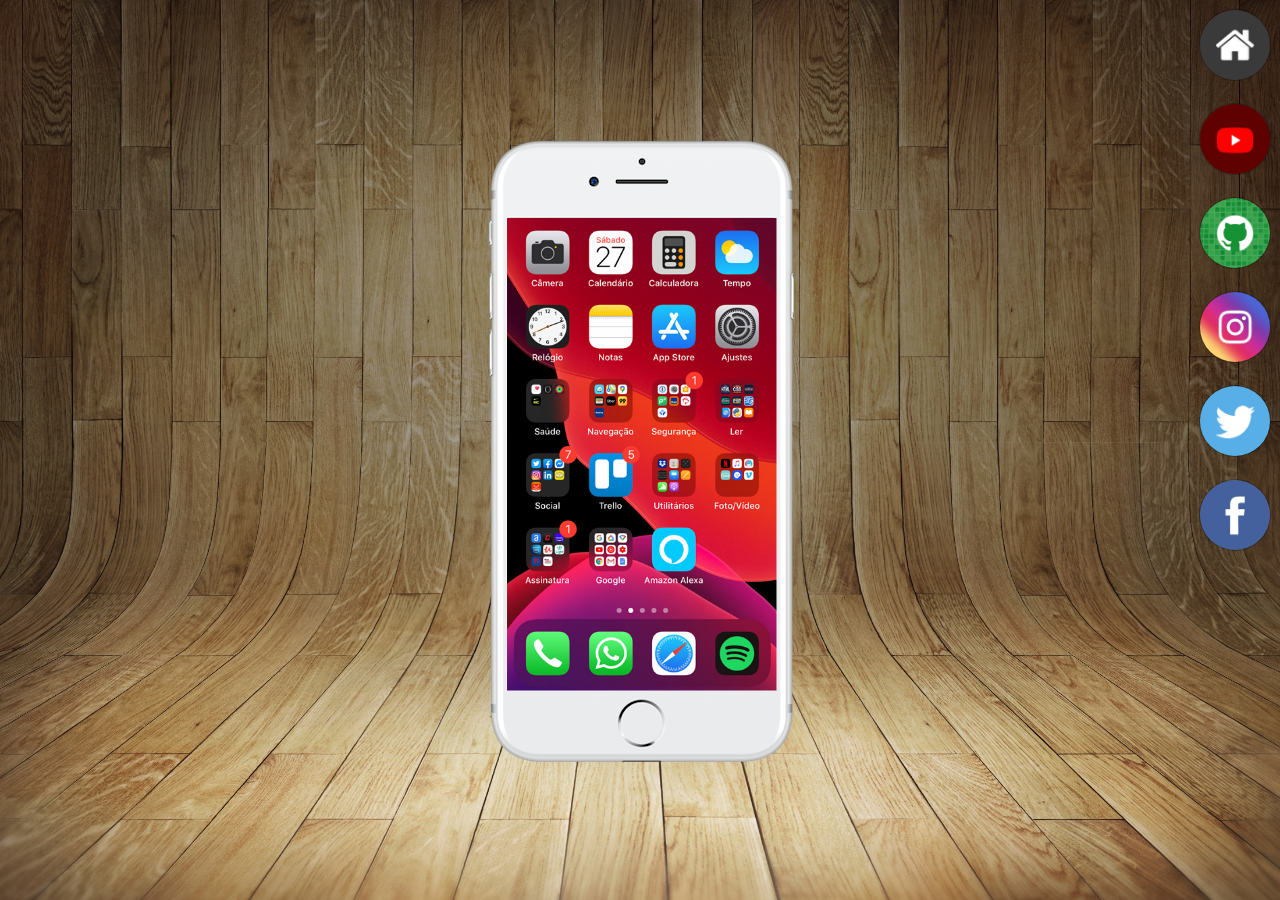
<file: index.html>
<!DOCTYPE html>
<html lang="pt-br">
<head>
    <meta charset="UTF-8">
    <meta name="viewport" content="width=device-width, initial-scale=1.0">
    <link rel="stylesheet" href="style.css">
    <link rel="shortcut icon" href="favicon.ico" type="image/x-icon">
    <title>Projetos Redes Socias</title>
</head>
<body>
    <div class="frame">
        <iframe src="fm-home.html" name="nome" frameborder="0"></iframe>
    </div>

    <div>

    </div>

        <ul>
            <li>
                <a href="fm-home.html" target="nome">
                    <img src="imagens/logo-home.jpg" alt=""  class="home">
                </a>
            </li>
            <li>
                <a href="fm-youtube.html" target="nome">
                    <img src="imagens/logo-youtube.jpg" alt="" class="youtube">
                </a>
            </li>

            <li>
                <a href="fm-github.html" target="nome">
                    <img src="imagens/logo-github.jpg" alt=""  class="github">
                </a>
            </li>

            <li>
                <a href="fm-instagram.html" target="nome">
                    <img src="imagens/logo-instagram.jpg" alt=""  class="instagram">
                </a>
            </li>

            <li>
                <a href="fm-x.html" target="nome">
                    <img src="imagens/logo-twitter.jpg" alt="" class="x">
                </a>
            </li>

            <li>
                <a href="fm-face.html" target="nome">
                    <img src="imagens/logo-facebook.jpg" alt="" class="facebook">
                </a>
            </li>
        </ul>
</body>
</html>
</file>
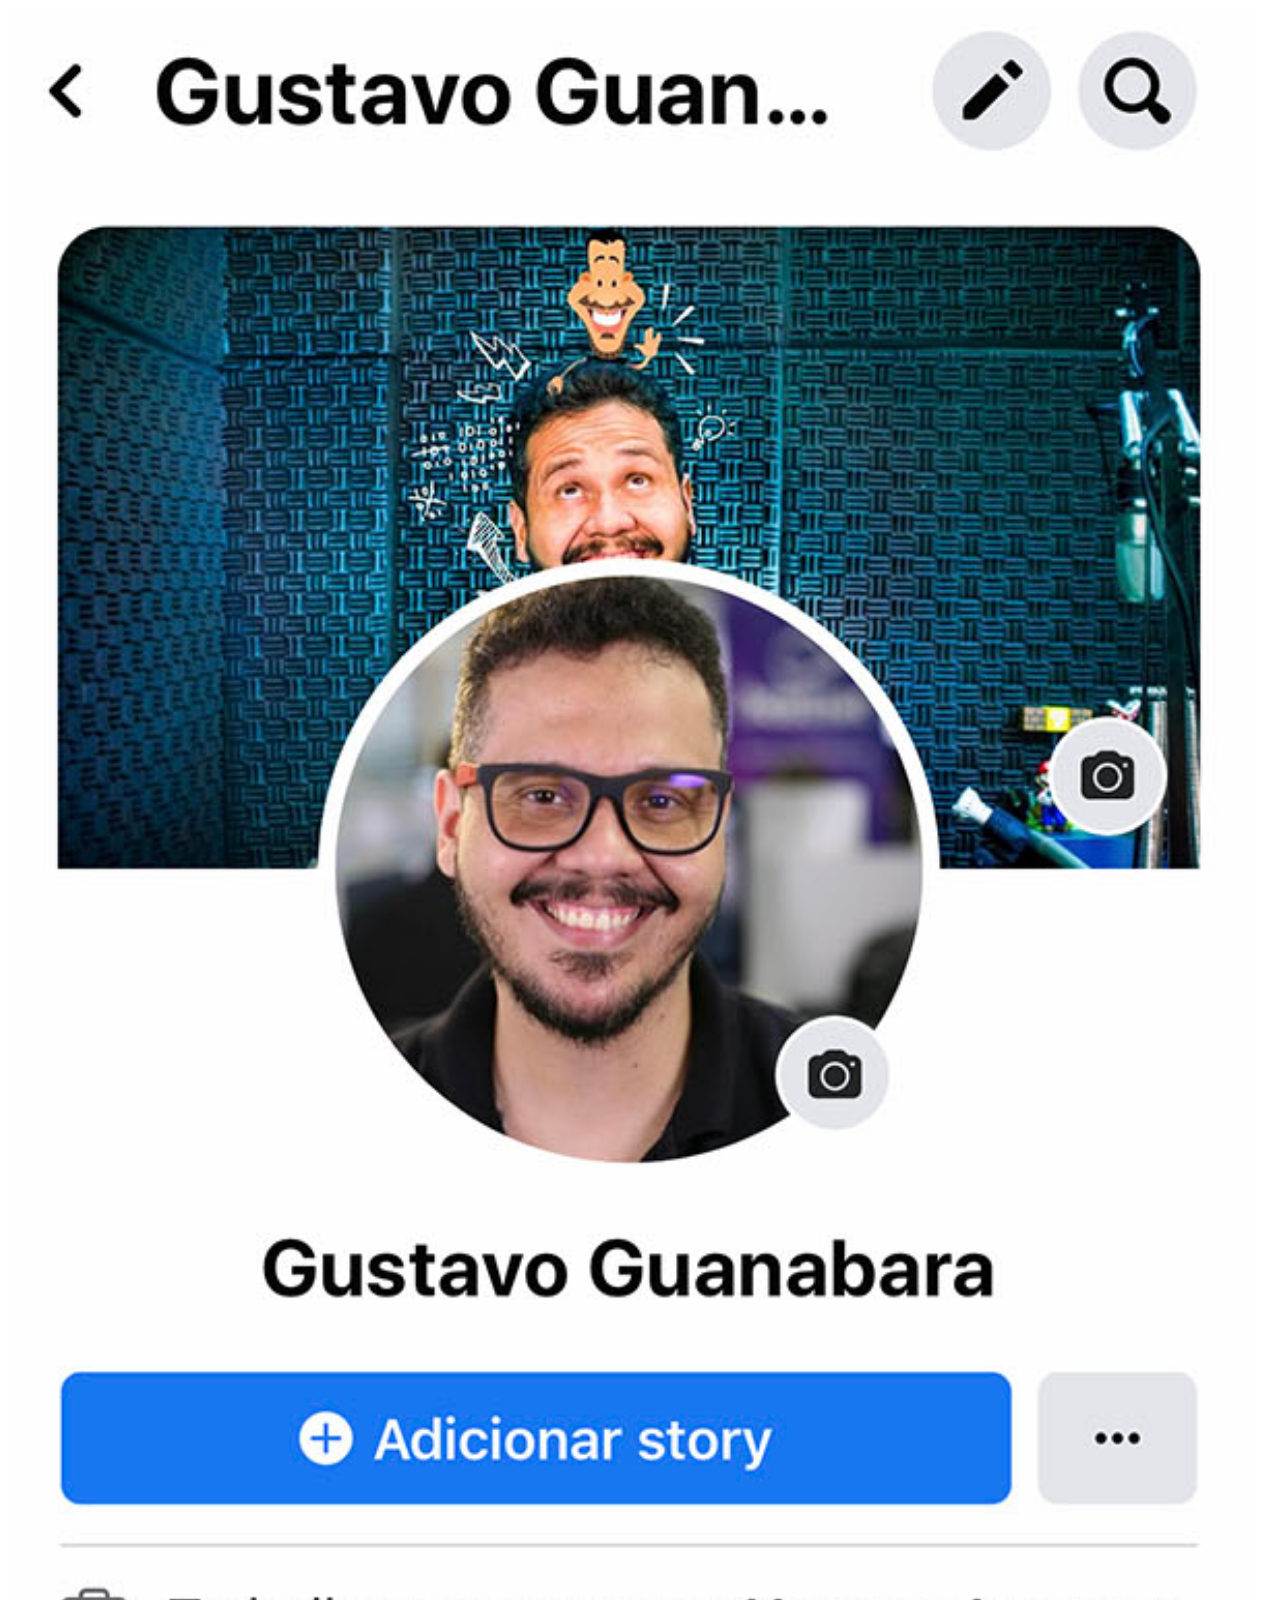
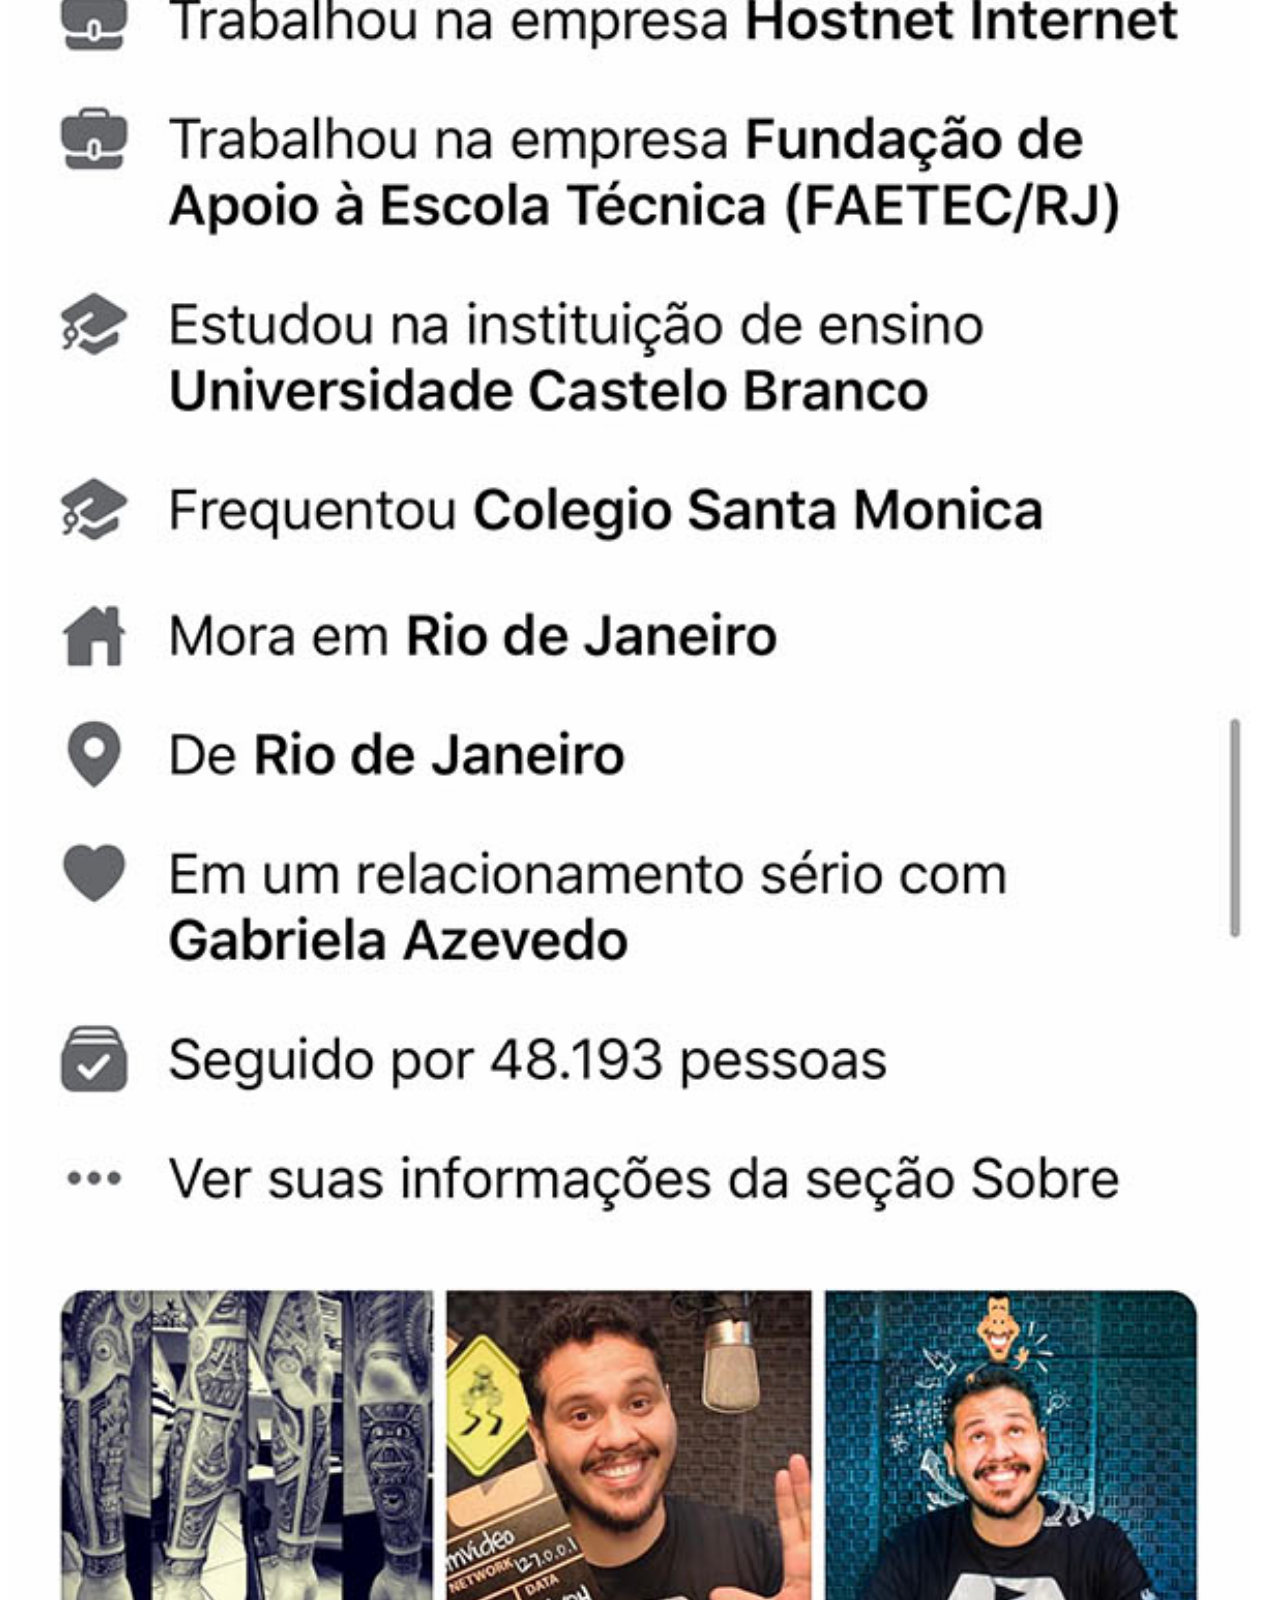
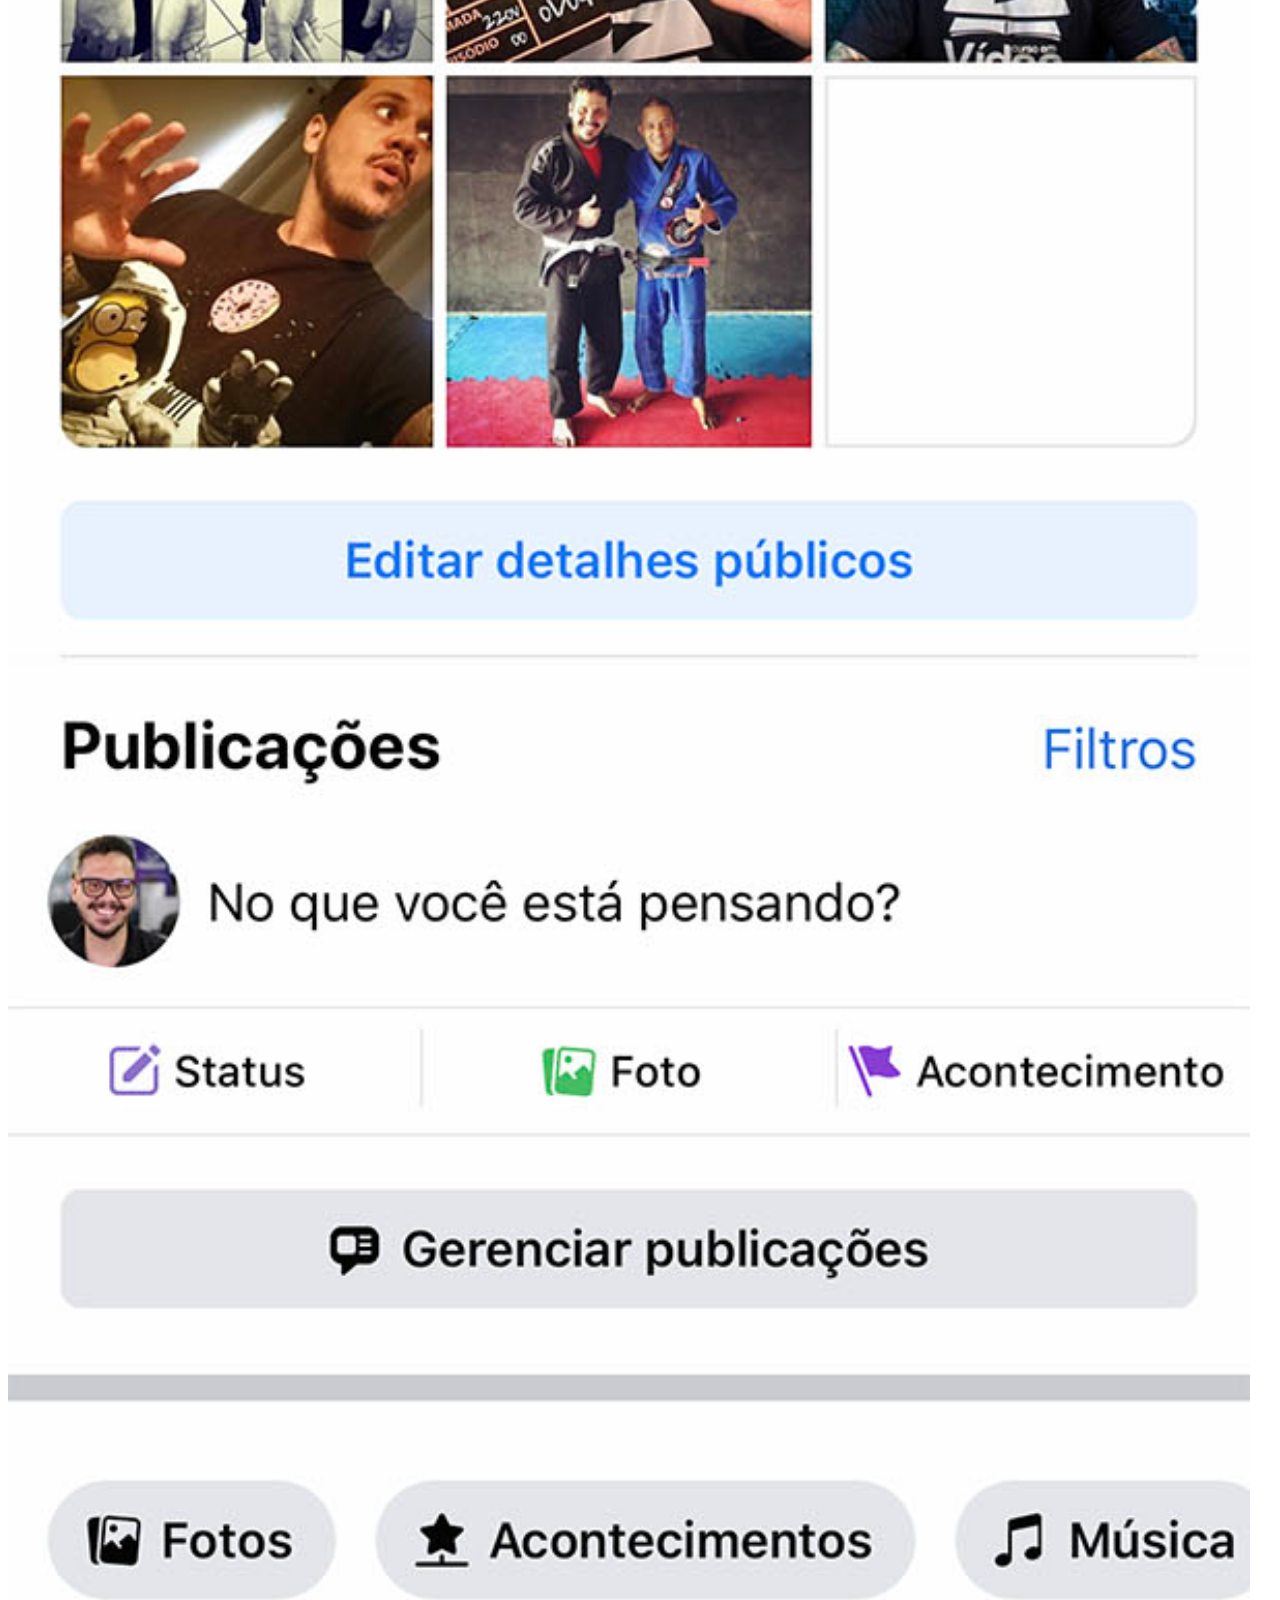
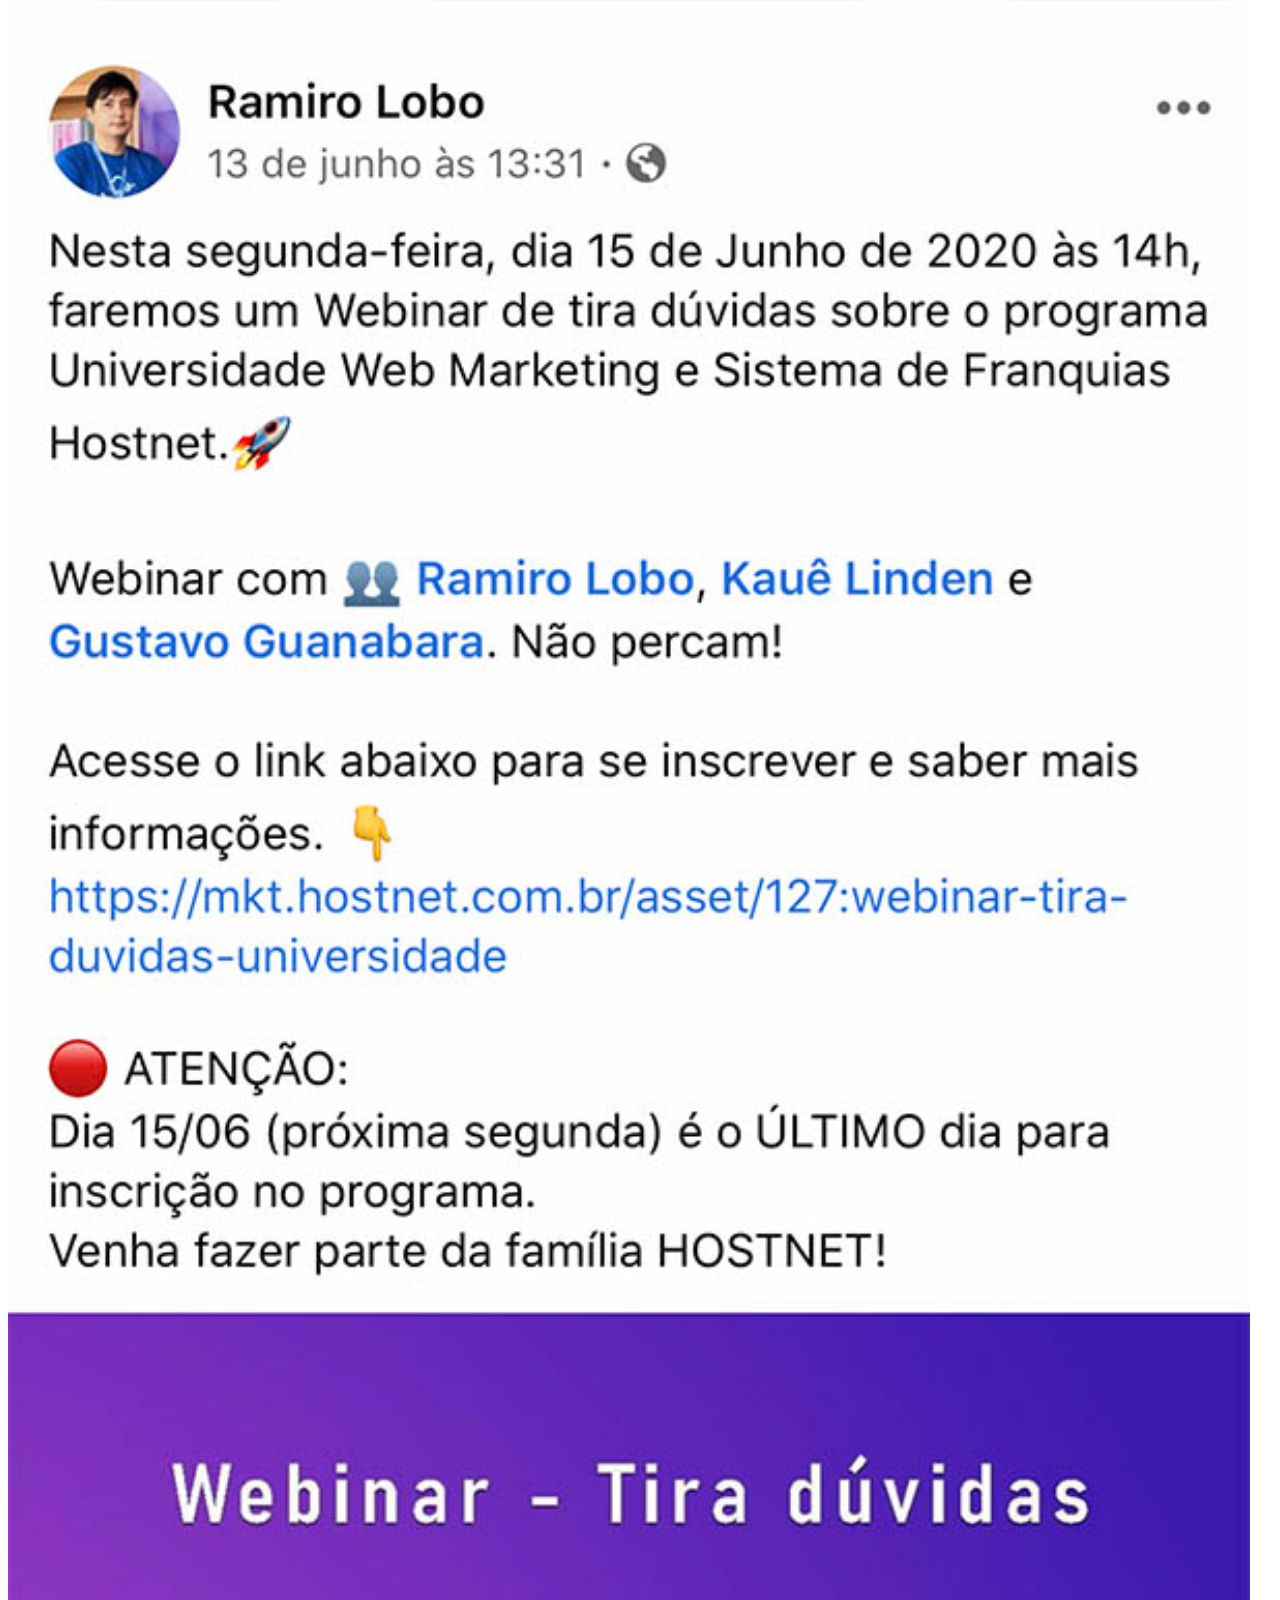
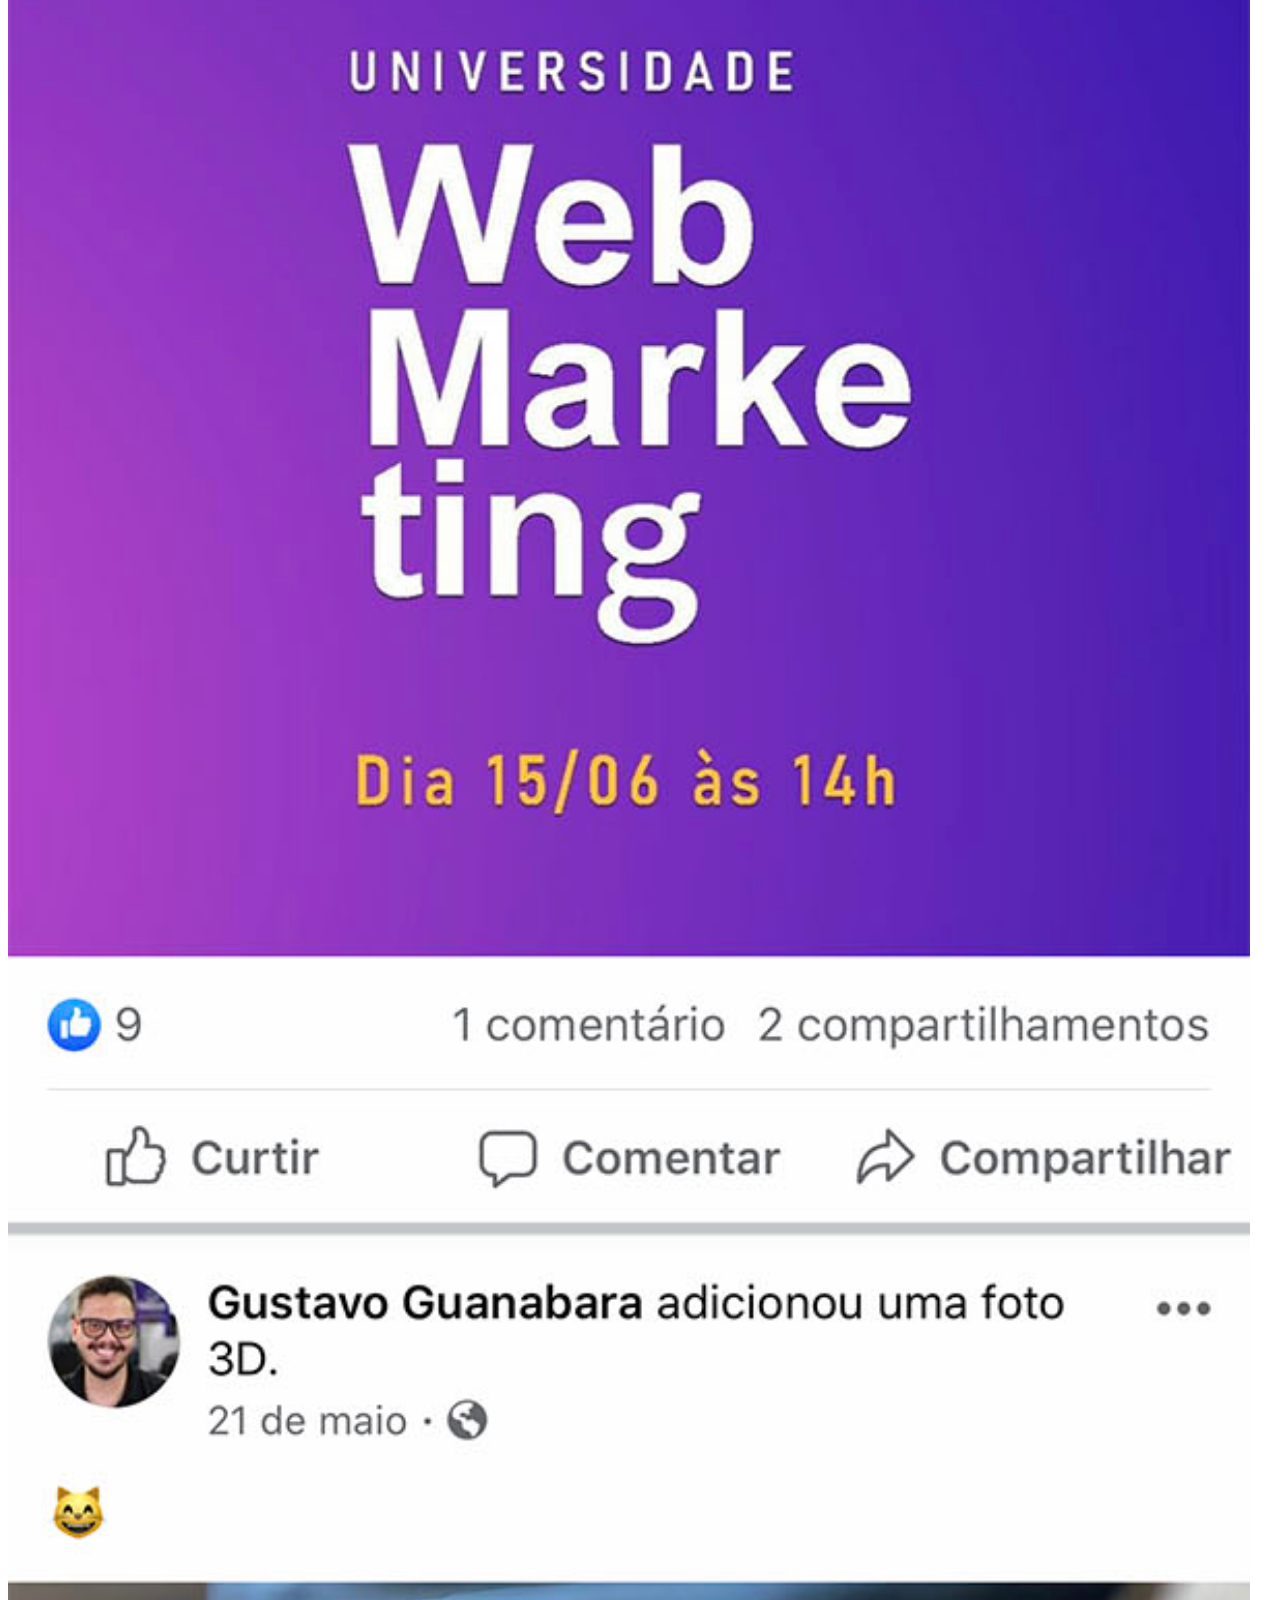
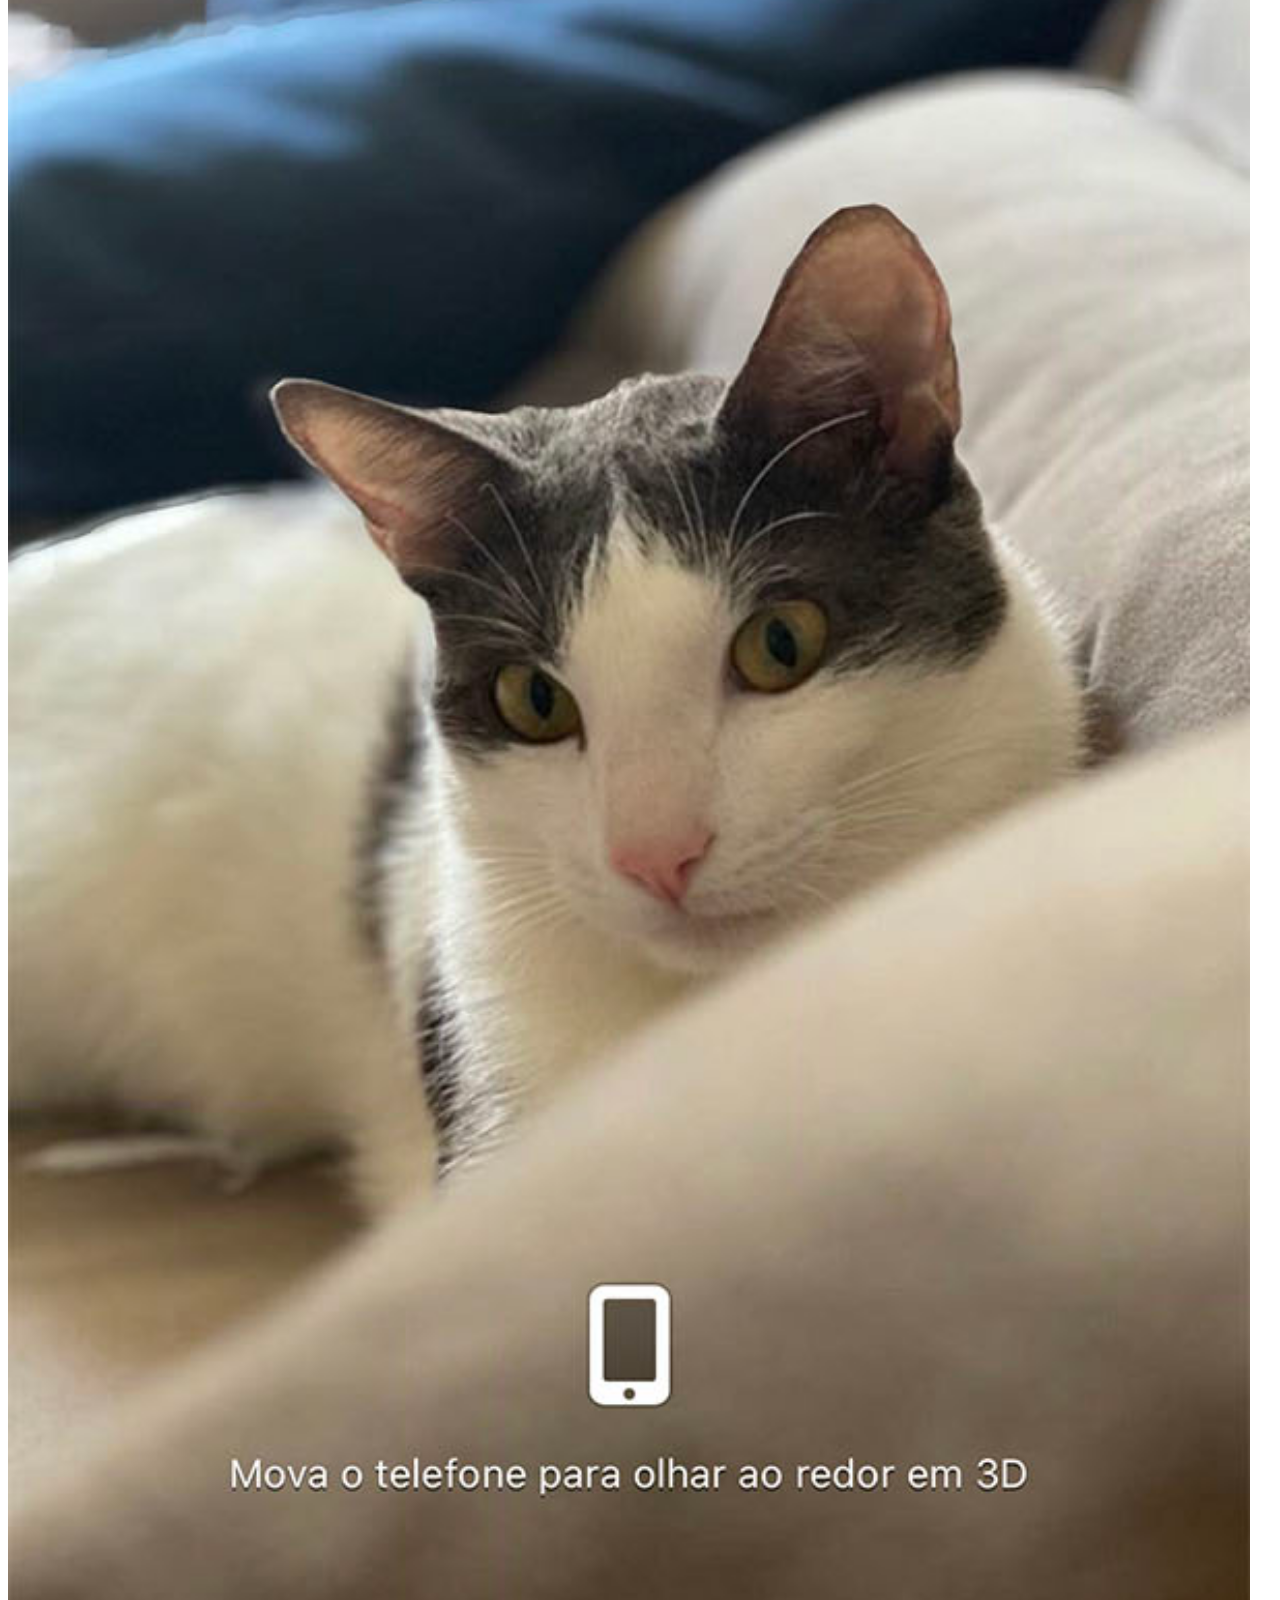
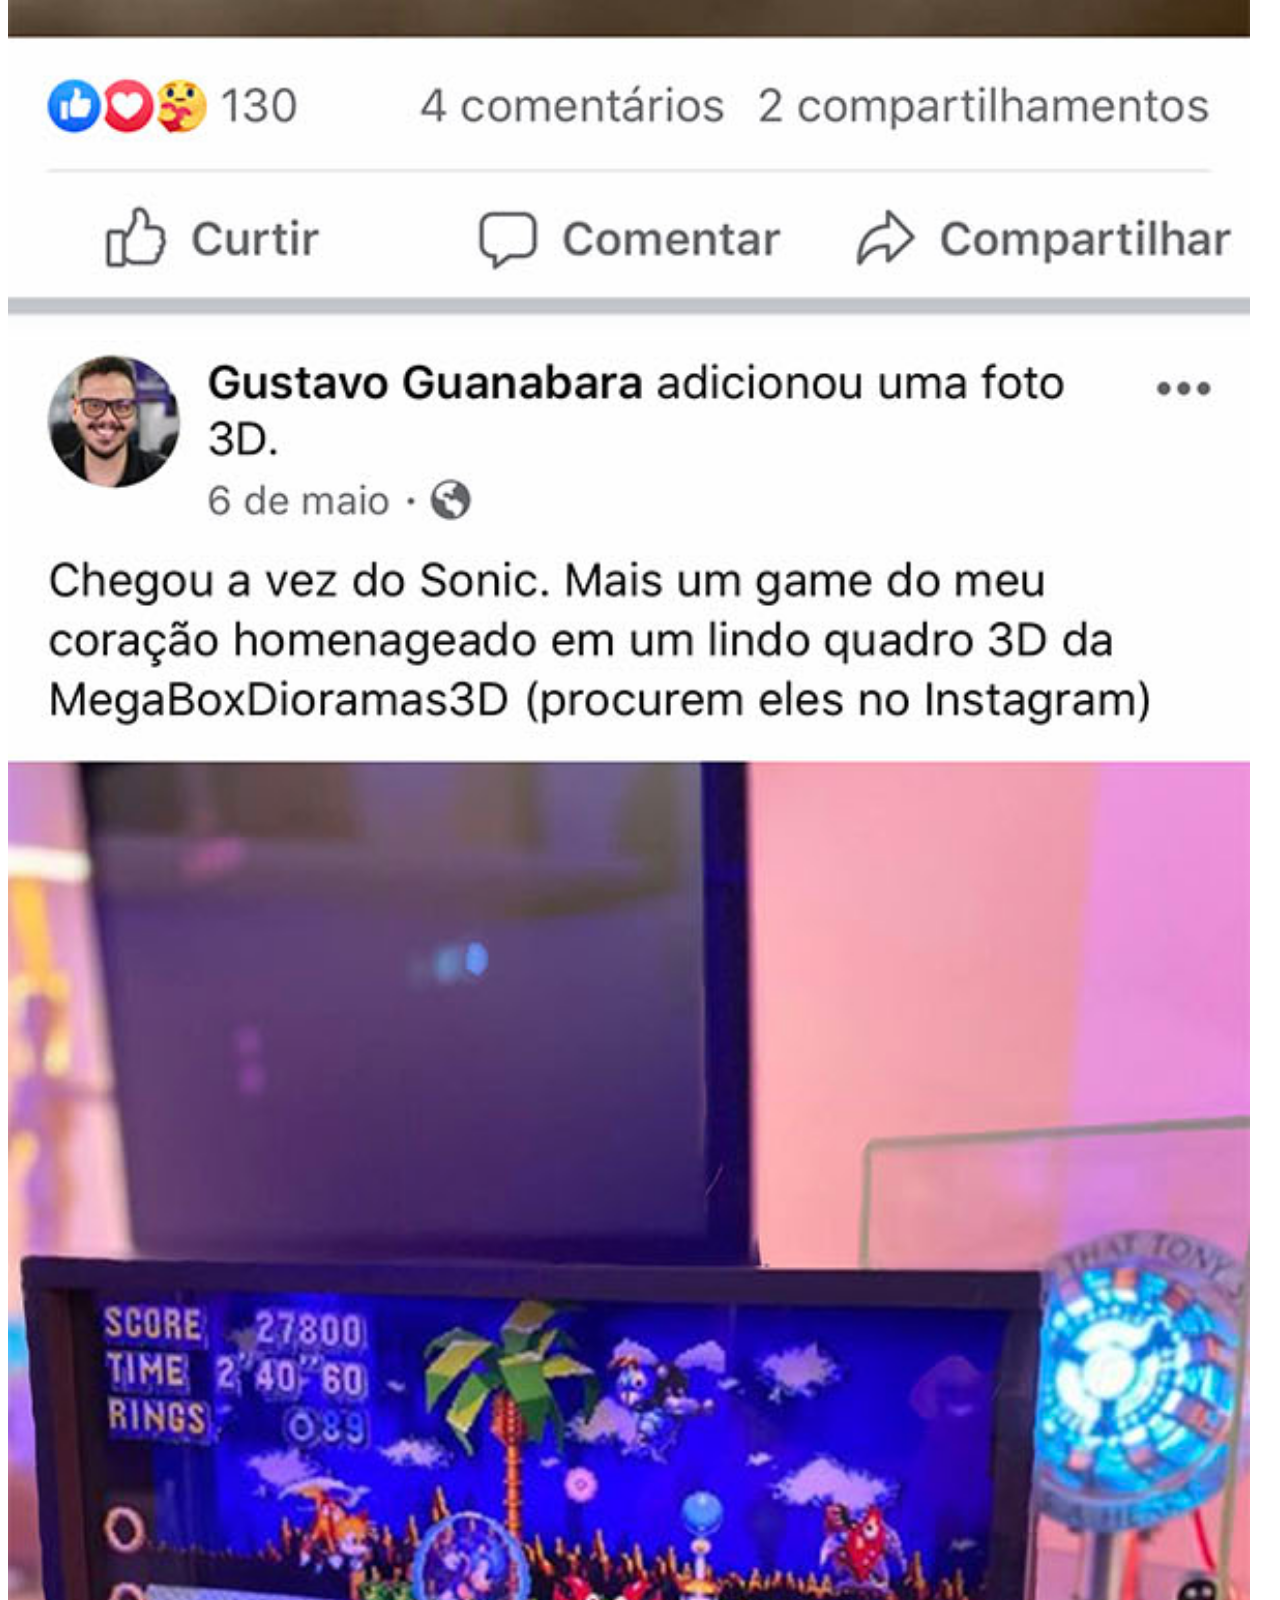
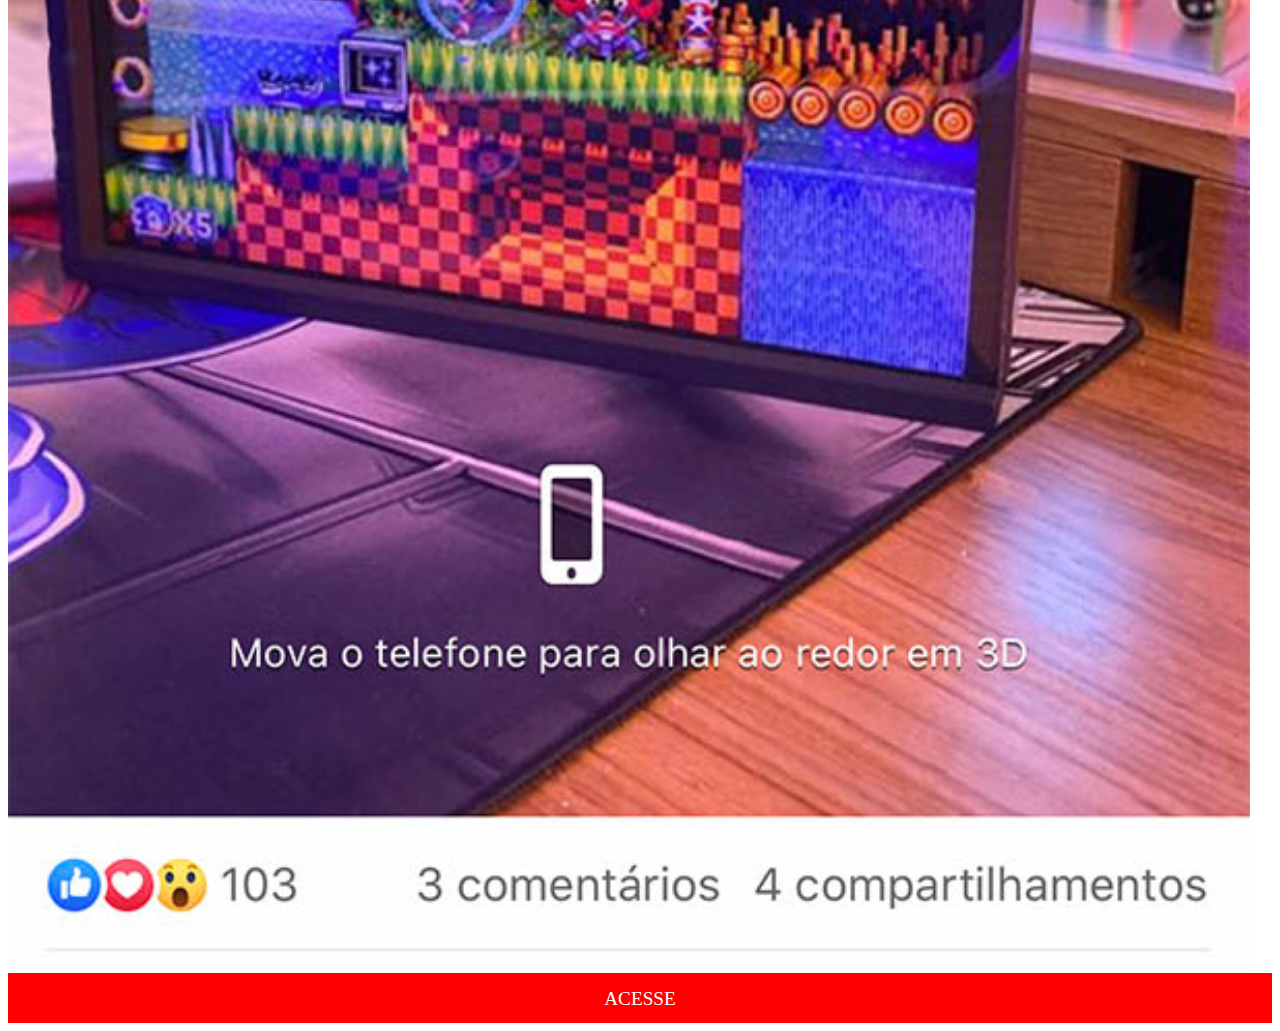
<file: fm-face.html>
<!DOCTYPE html>
<html lang="pt-br">
<head>
    <meta charset="UTF-8">
    <meta name="viewport" content="width=device-width, initial-scale=1.0">
    <title>facebook</title>
    <style>
        body::-webkit-scrollbar {
            display: none;
        }

        img {
            width: 97vw;
        }

        footer {
            background-color: red;
            text-align: center;
            
            height: 50px;
        }

        a {
            color: white;
            text-decoration: none;
            font-size: larger;

            display: block;

            padding-top: 15px;
        }
    </style>
</head>
<body>
    <div>
        <img src="/imagens/tela-facebook.jpg" alt="">
    </div>
    <footer>
        <a href="#" target="_blank">ACESSE</a>
    </footer>
</body>
</html>
</file>
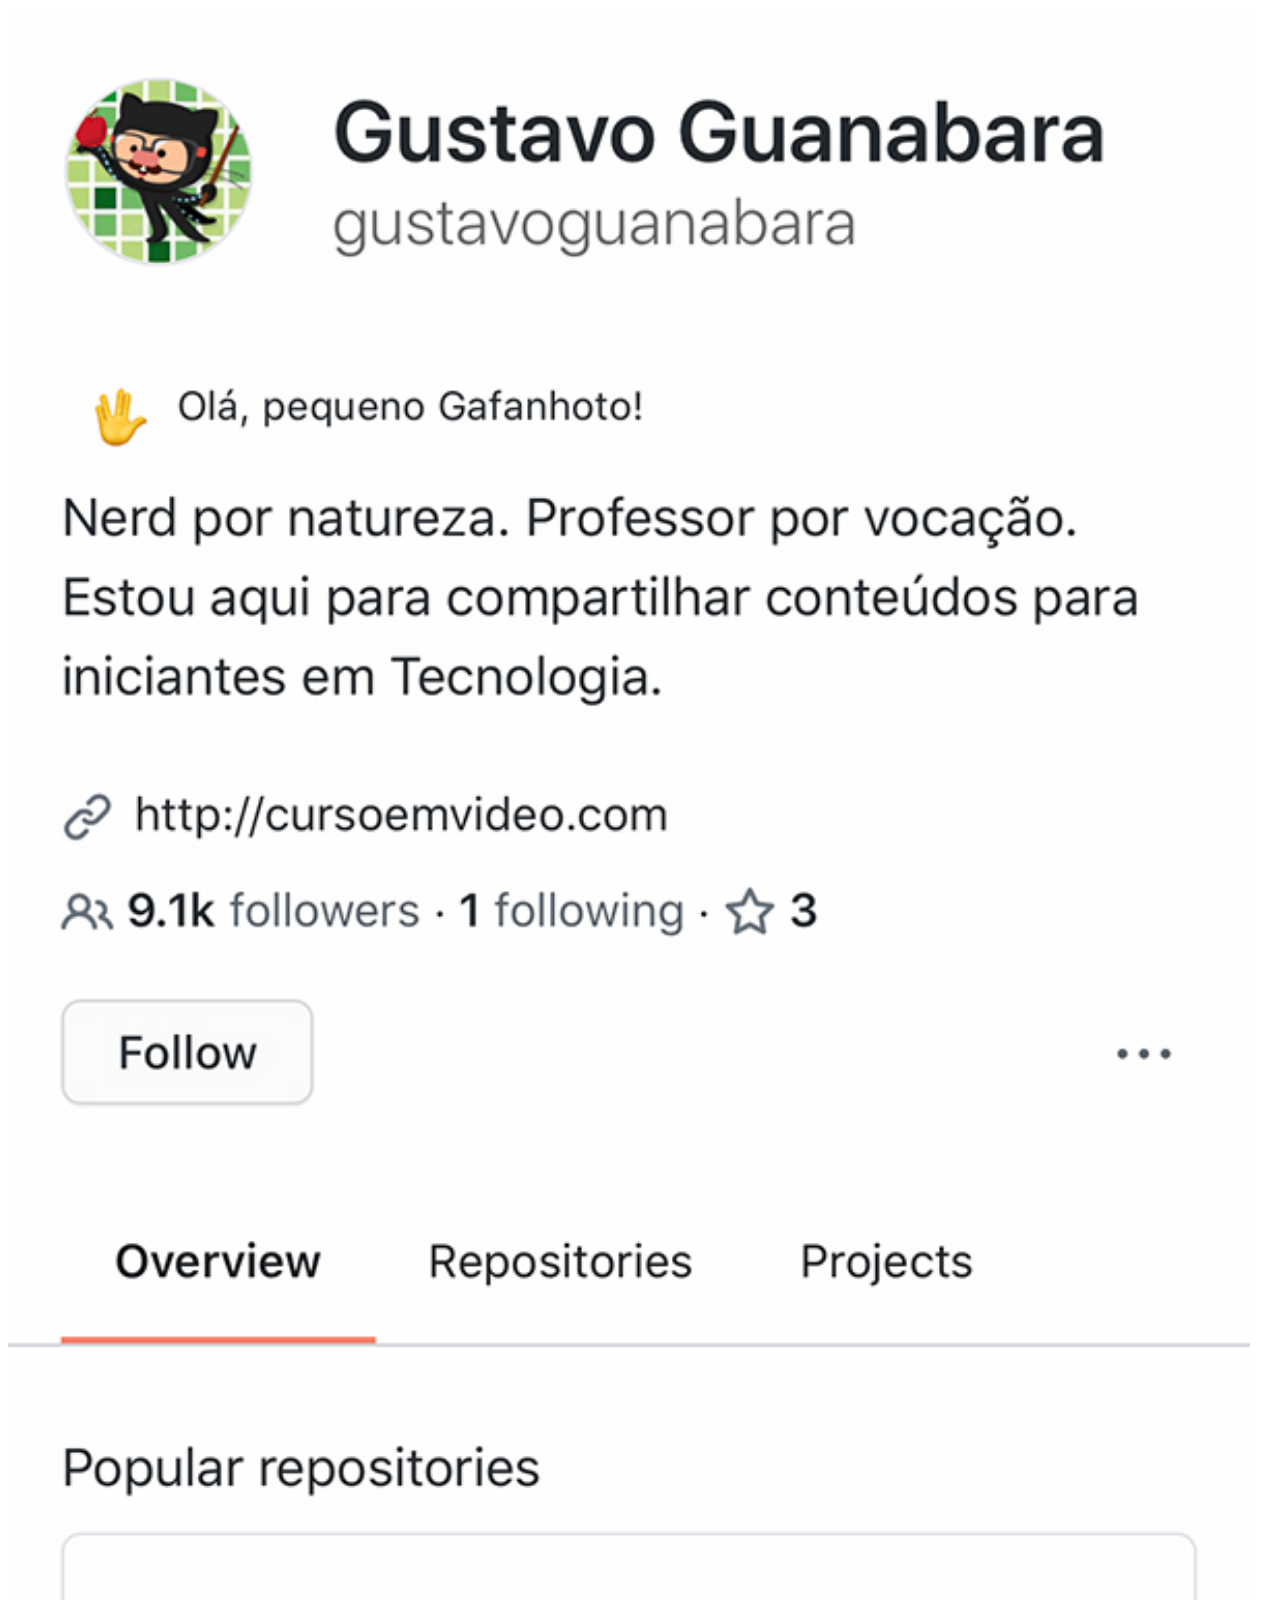
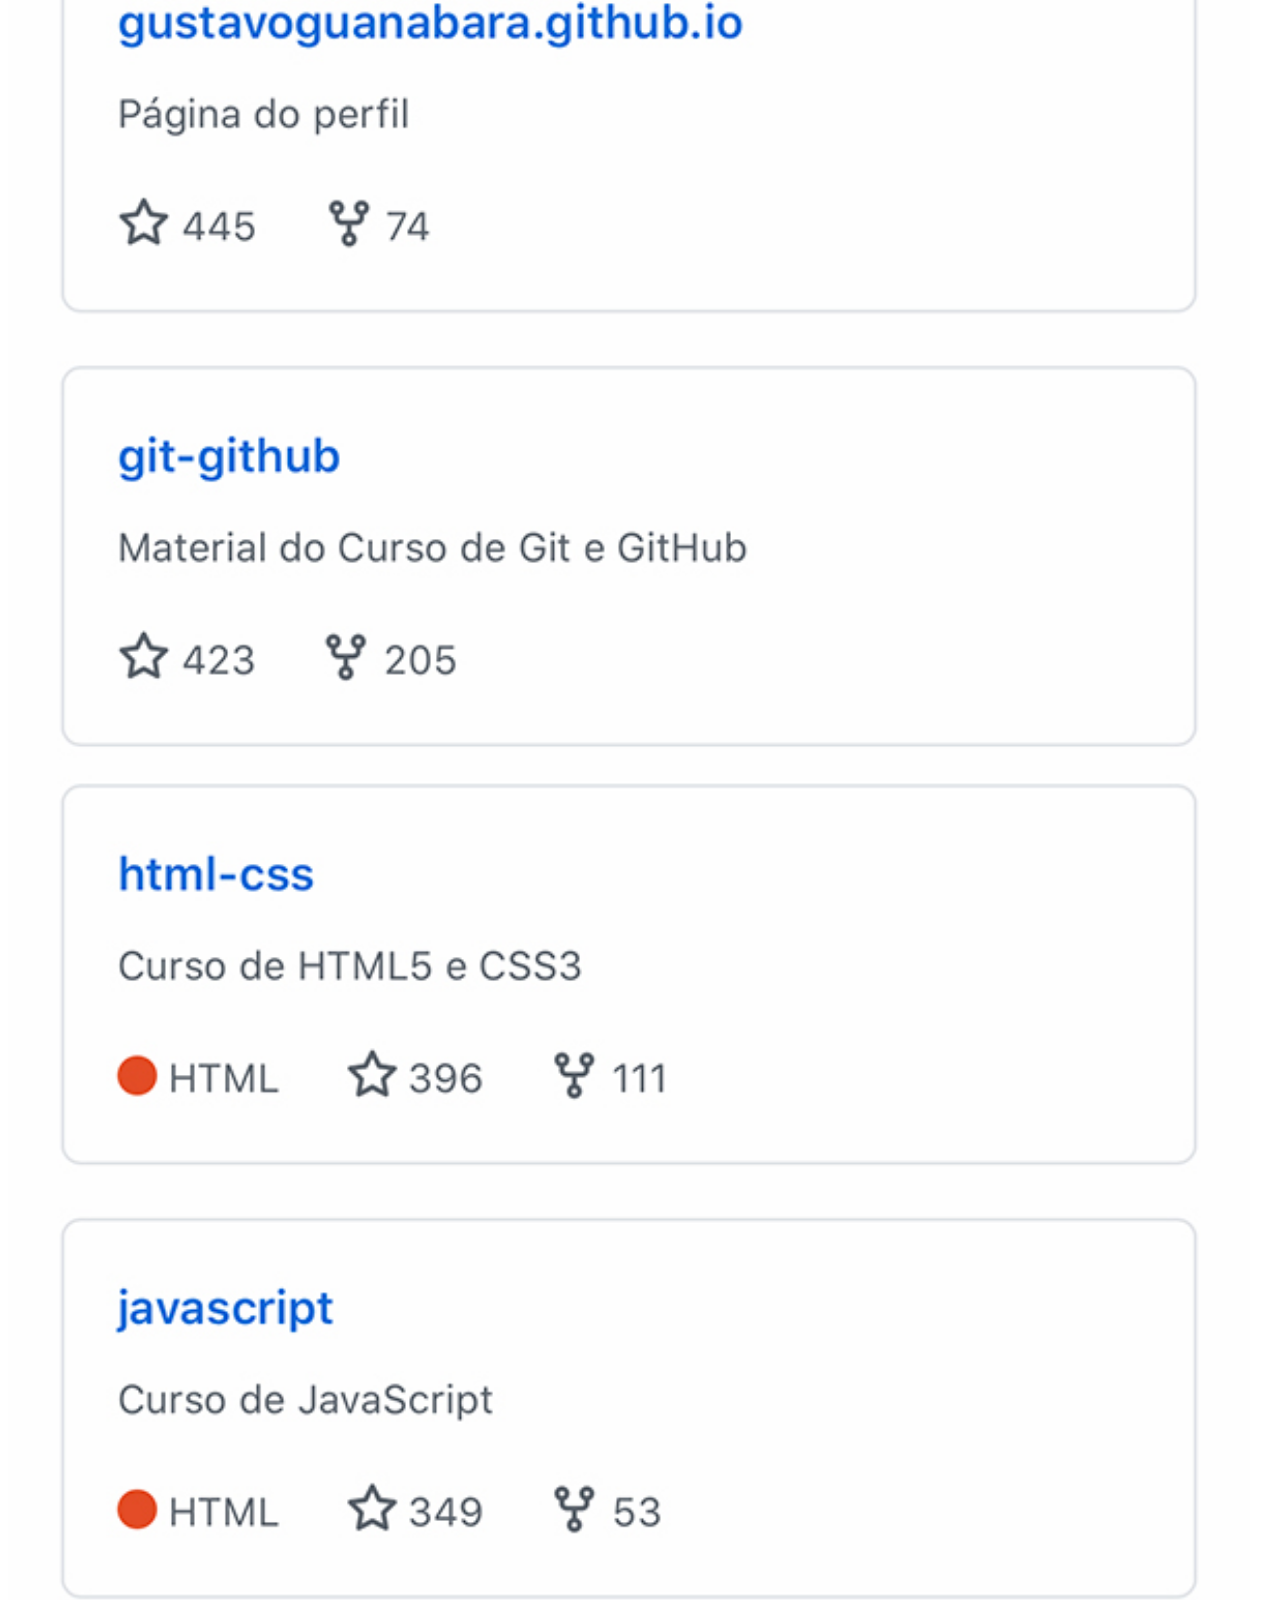
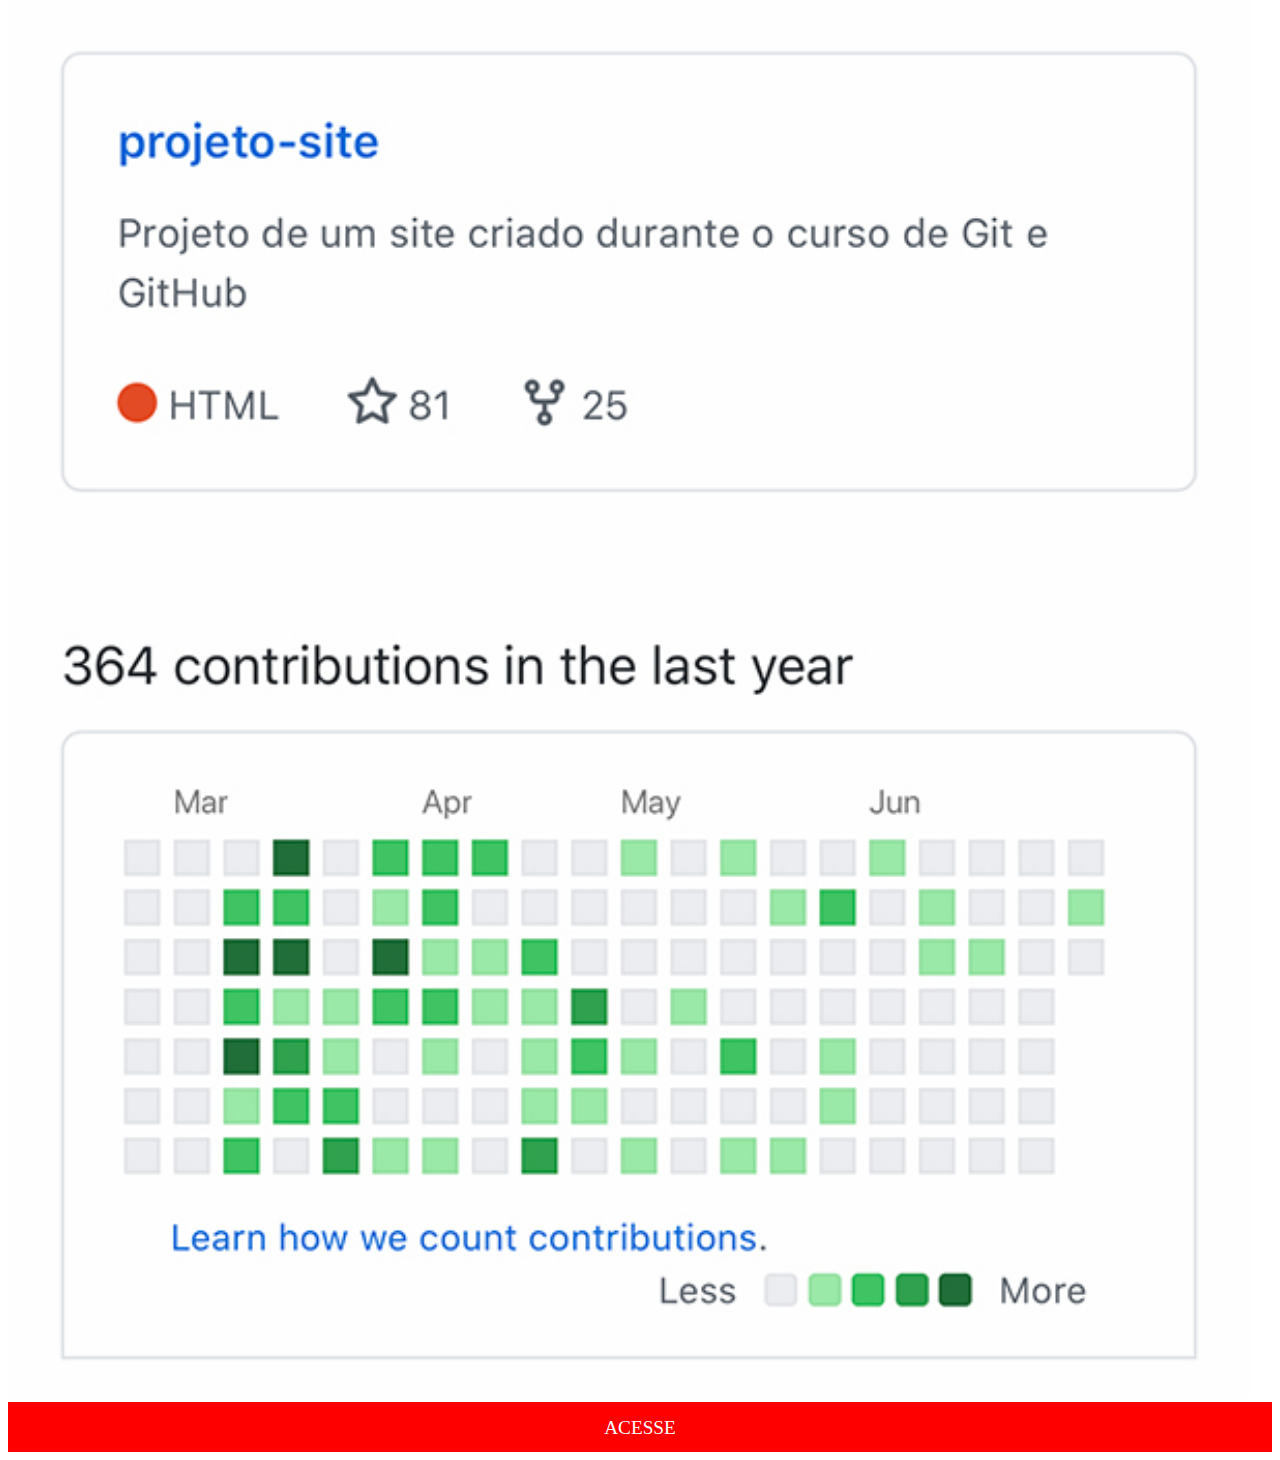
<file: fm-github.html>
<!DOCTYPE html>
<html lang="pt-br">
<head>
    <meta charset="UTF-8">
    <meta name="viewport" content="width=device-width, initial-scale=1.0">
    <title>facebook</title>
    <style>
        body::-webkit-scrollbar {
            display: none;
        }

        img {
            width: 97vw;
        }

        footer {
            background-color: red;
            text-align: center;
            
            height: 50px;
        }

        a {
            color: white;
            text-decoration: none;
            font-size: larger;

            display: block;

            padding-top: 15px;
        }
    </style>
</head>
<body>
    <div>
        <img src="/imagens/tela-github.jpg" alt="">
    </div>
    <footer>
        <a href="#" target="_blank">ACESSE</a>
    </footer>
</body>
</html>
</file>
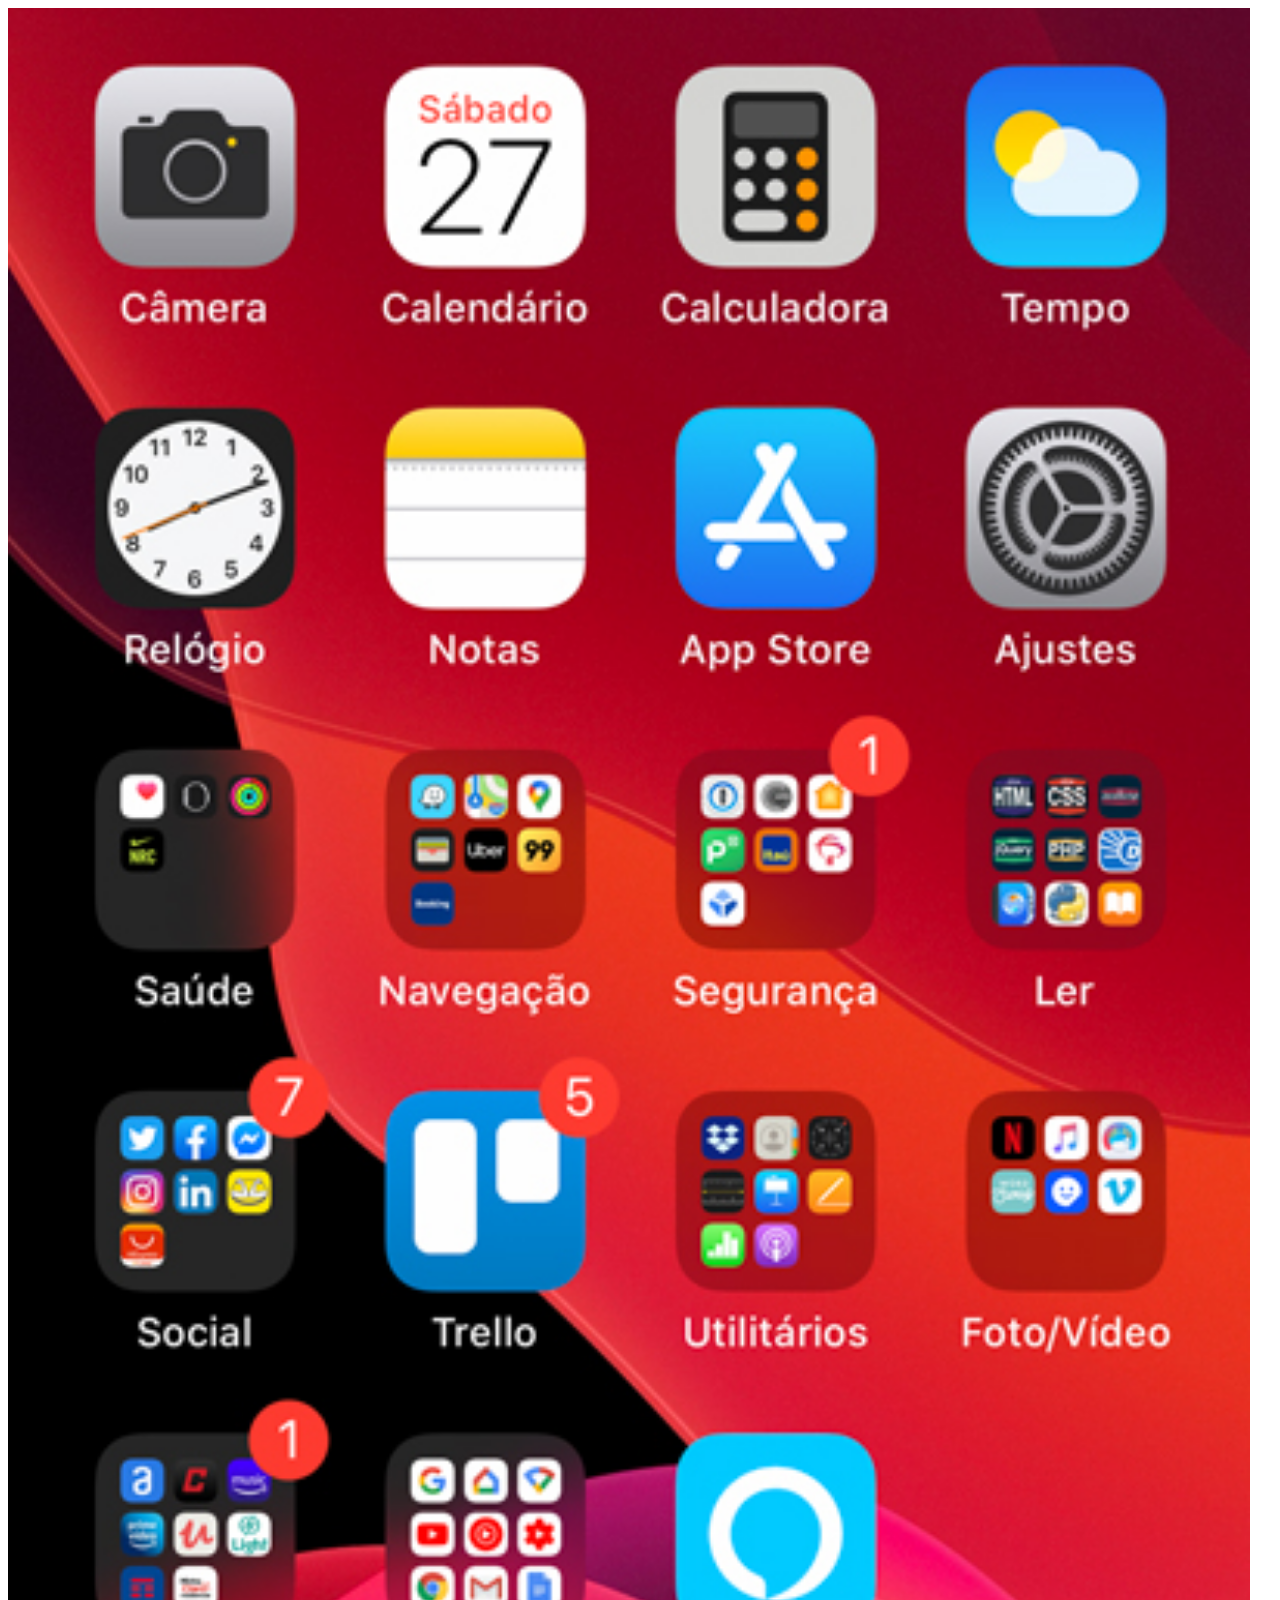
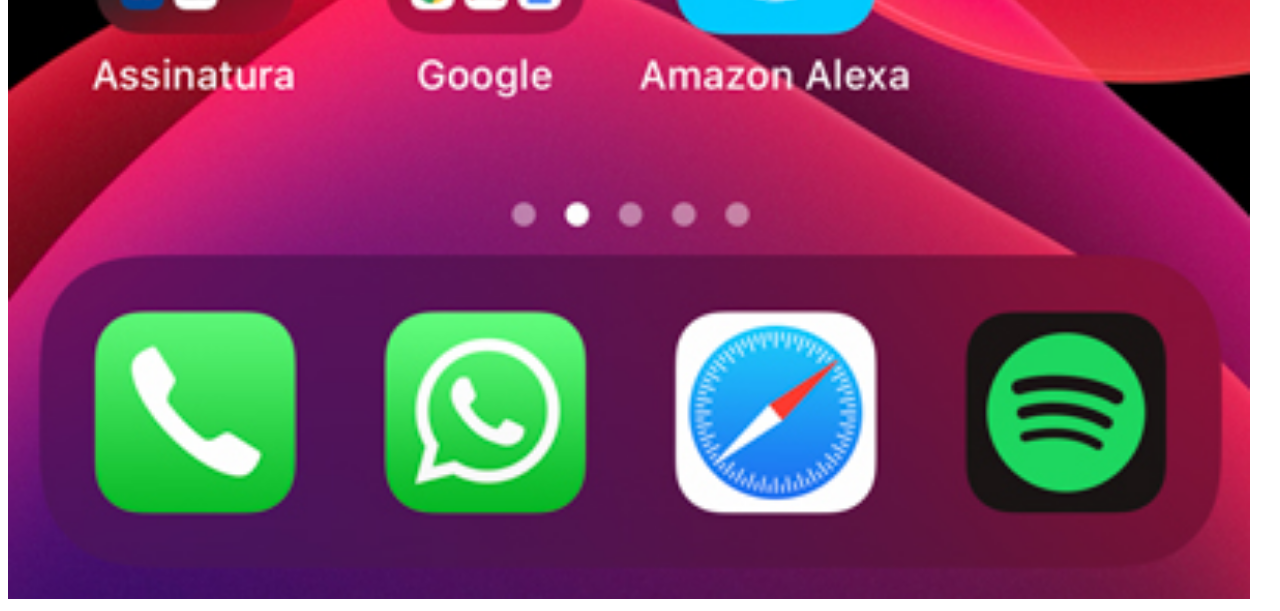
<file: fm-home.html>
<!DOCTYPE html>
<html lang="pt-br">
<head>
    <meta charset="UTF-8">
    <meta name="viewport" content="width=device-width, initial-scale=1.0">
    <title>home</title>
    <style>
        body::-webkit-scrollbar {
            display: none;
        }

        img {
            width: 97vw;
        }
    </style>
</head>
<body>
    <div>
        <img src="/imagens/tela-home.jpg" alt="">
    </div>
</body>
</html>
</file>
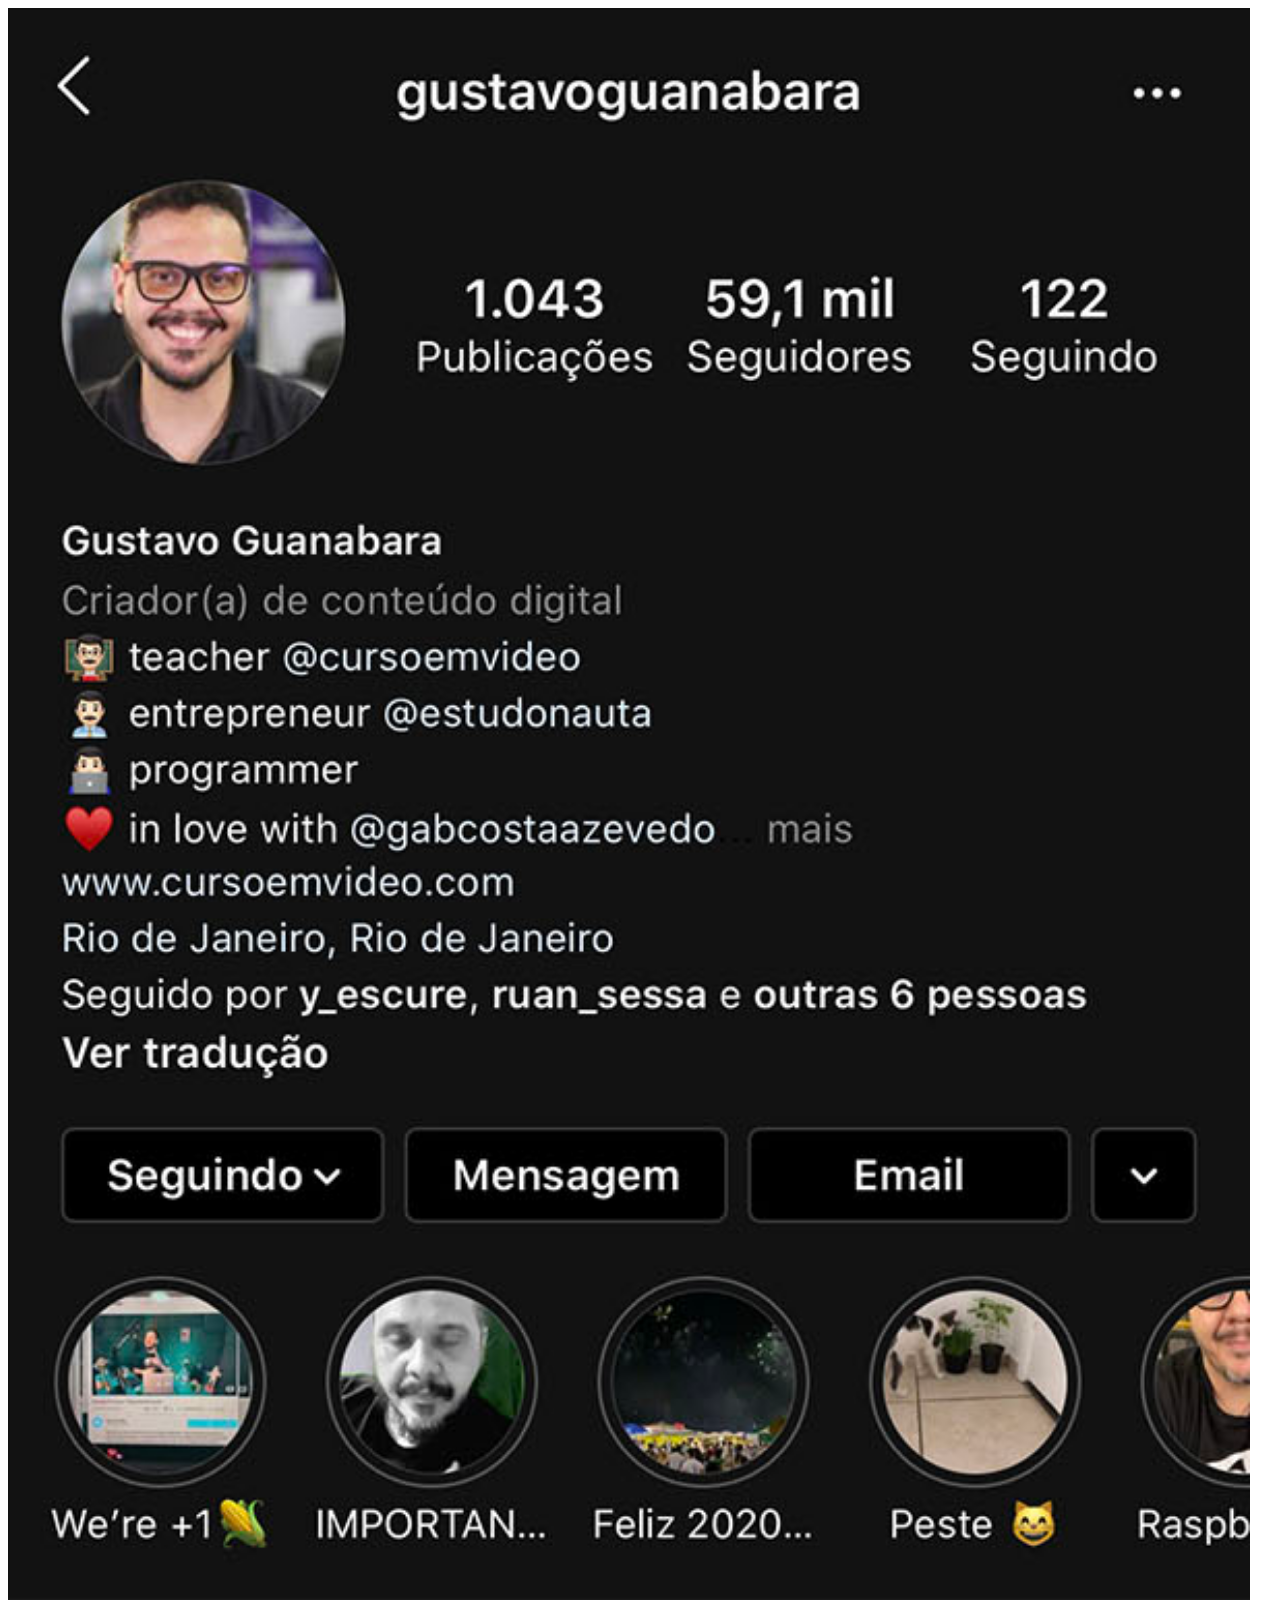
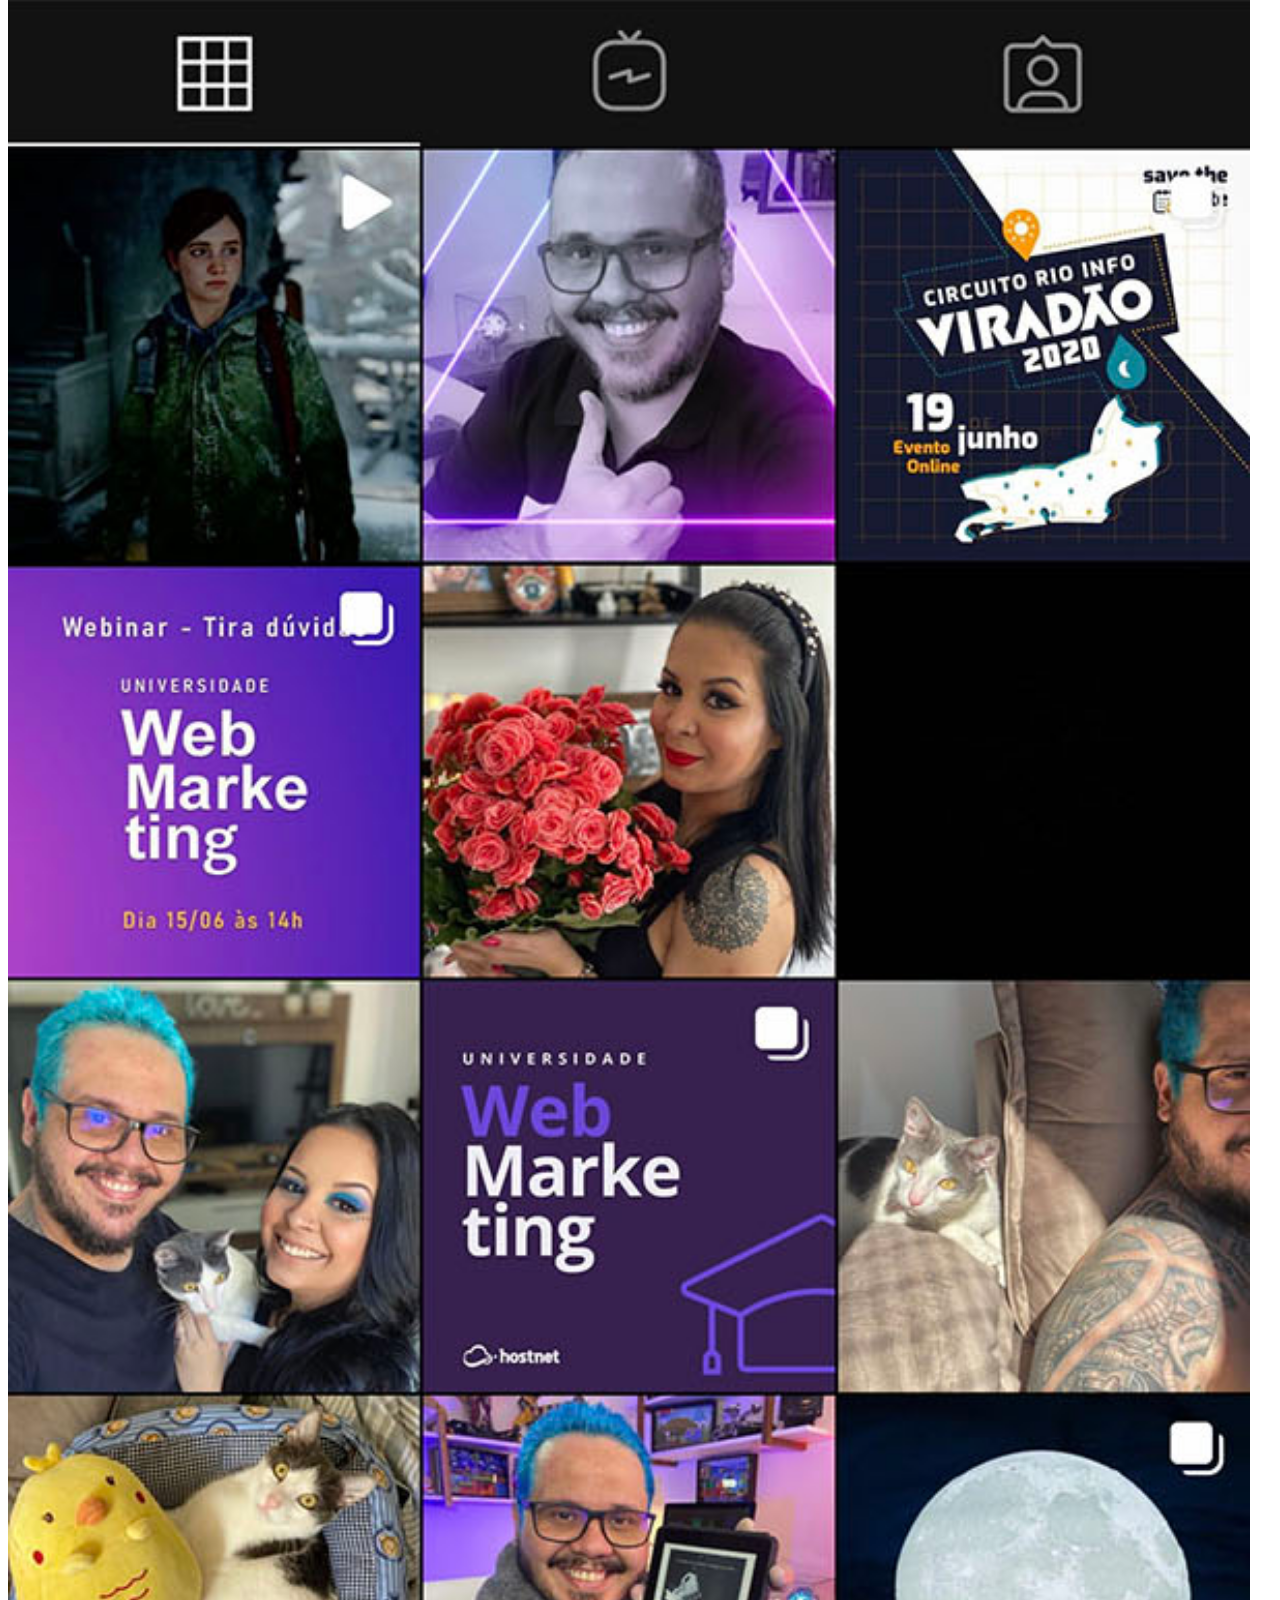
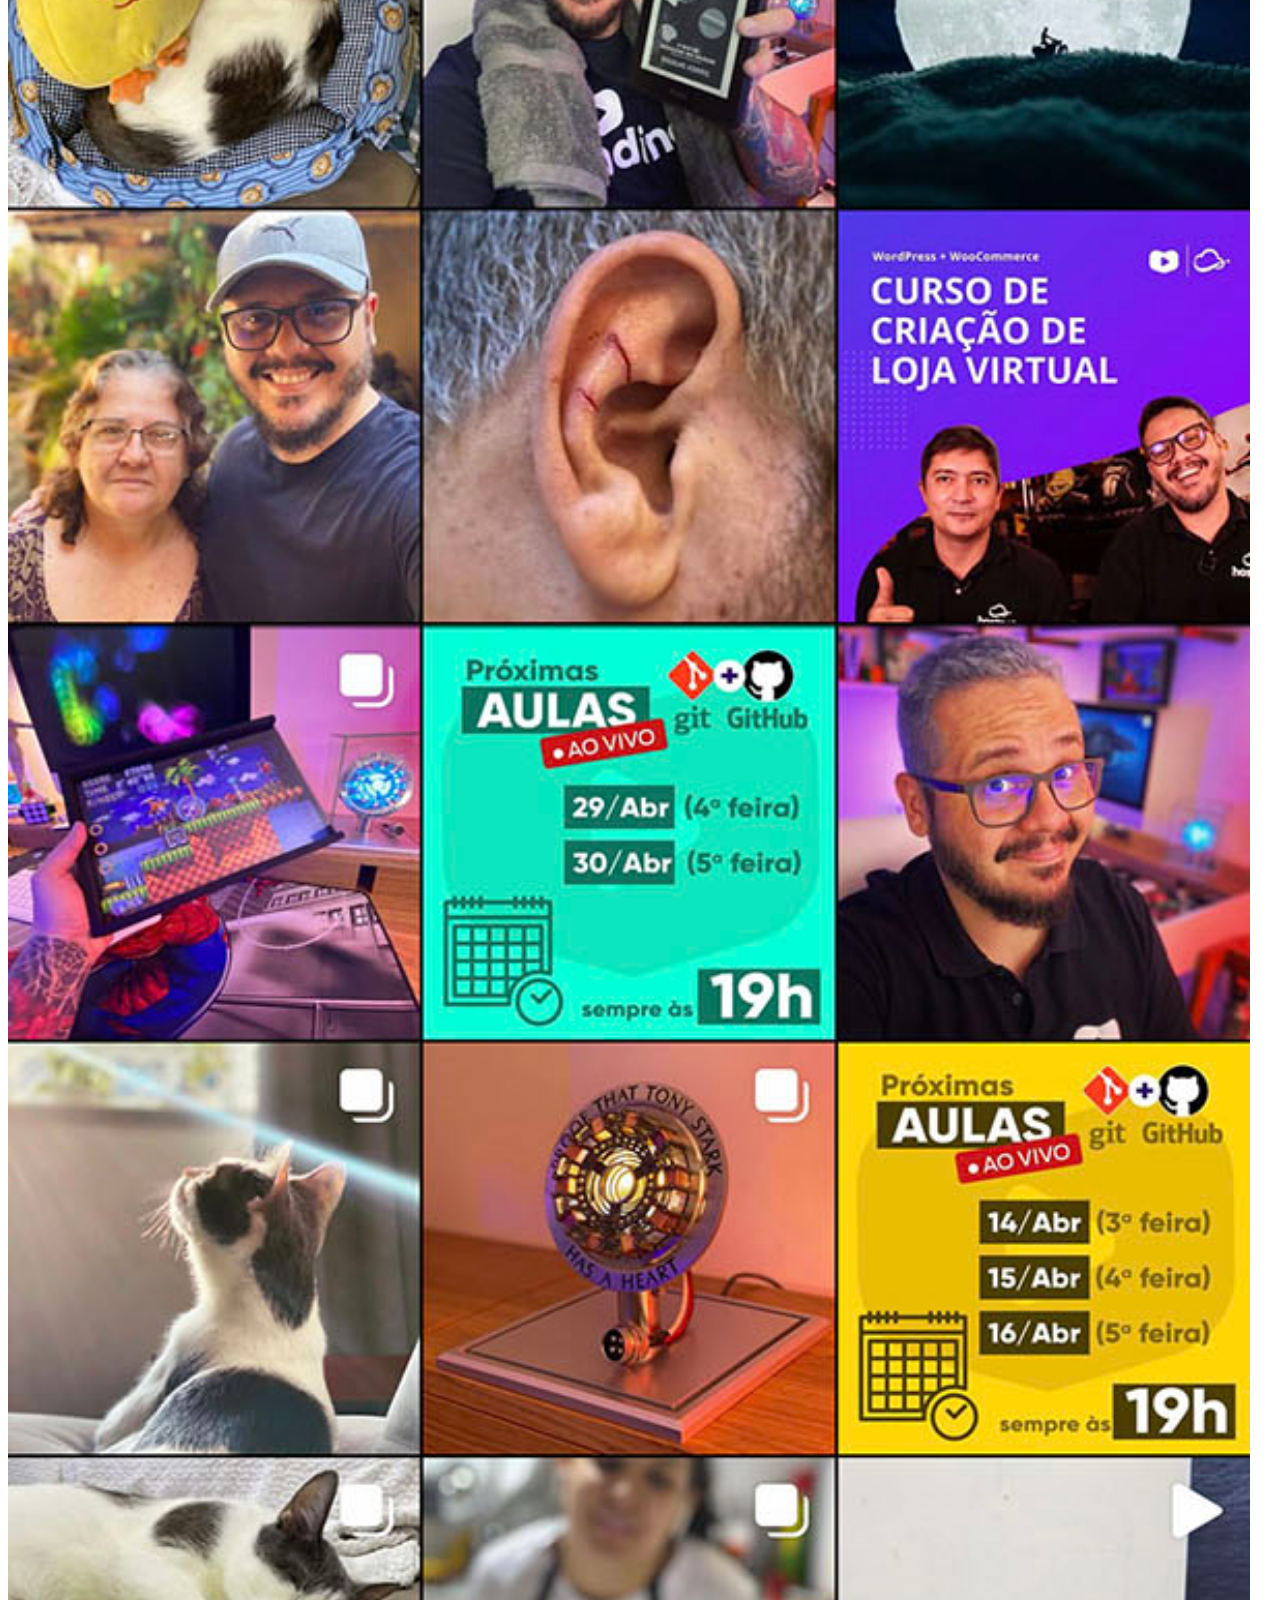
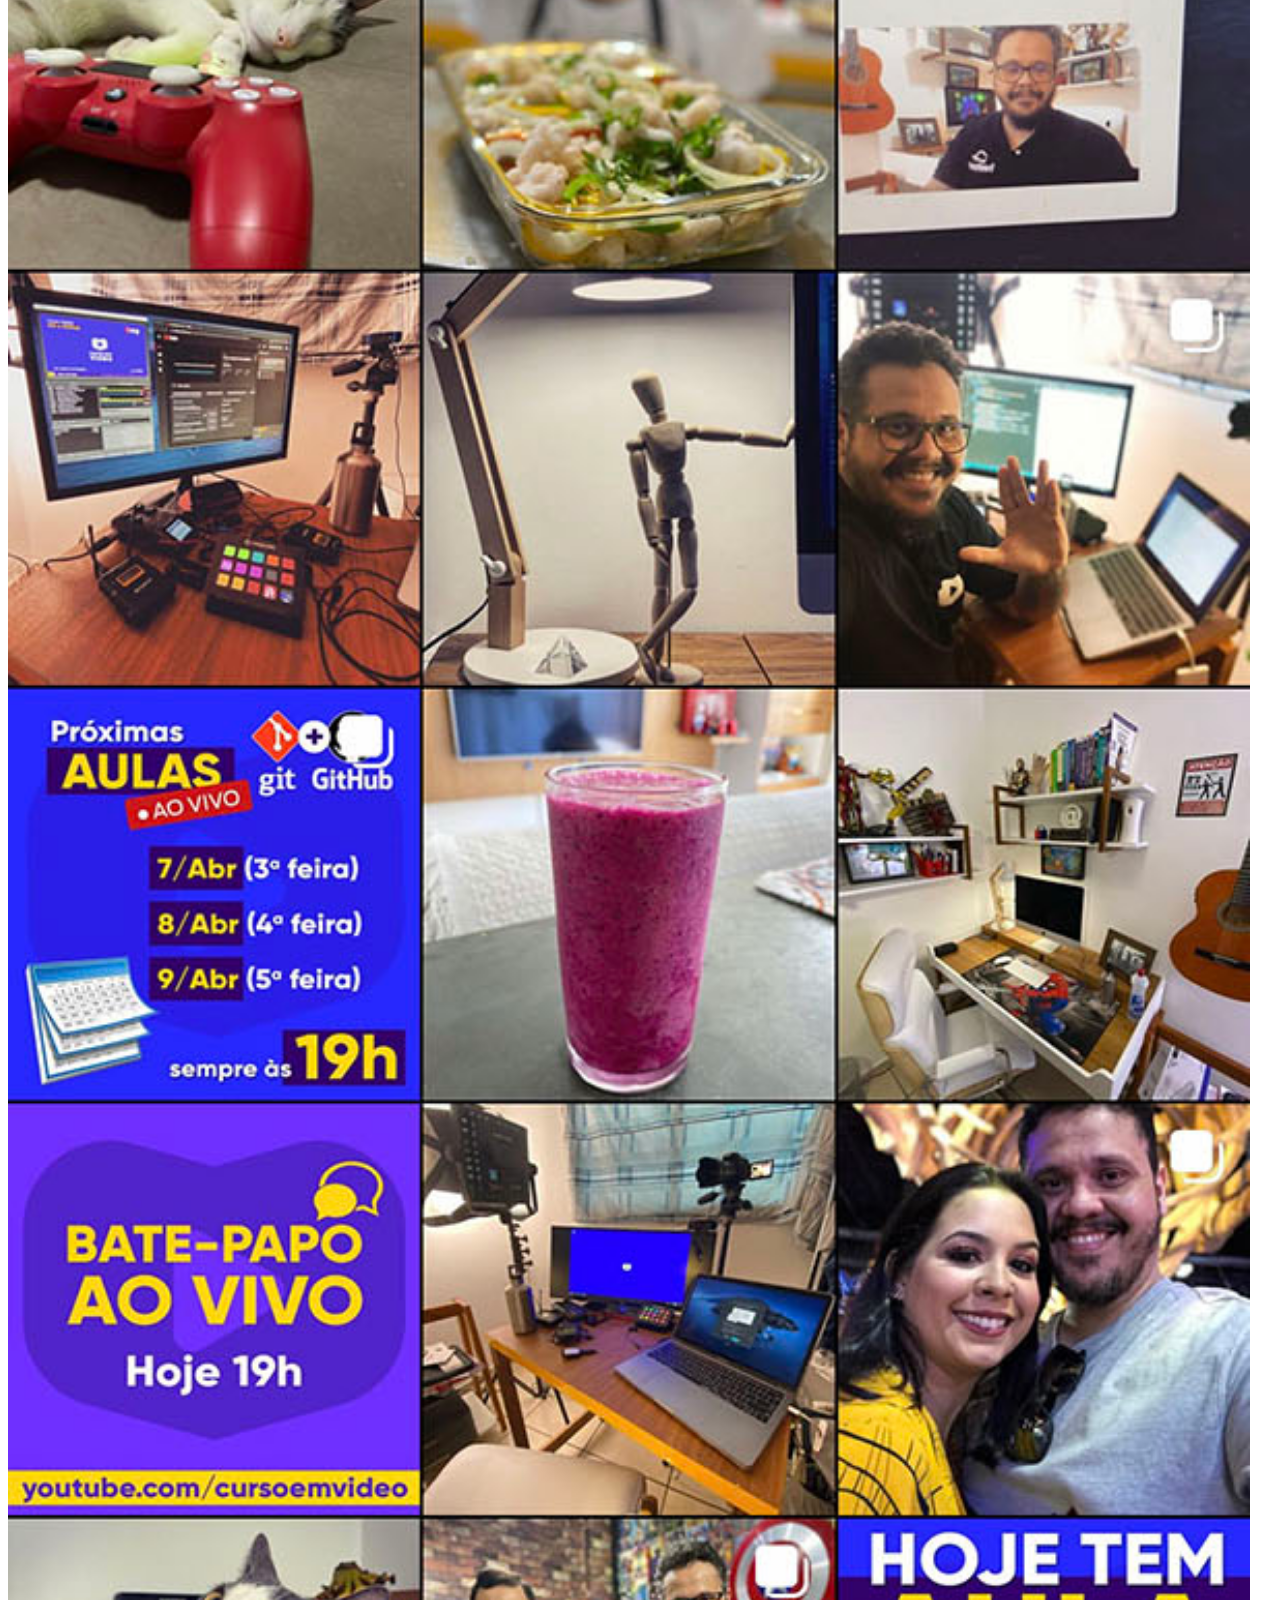
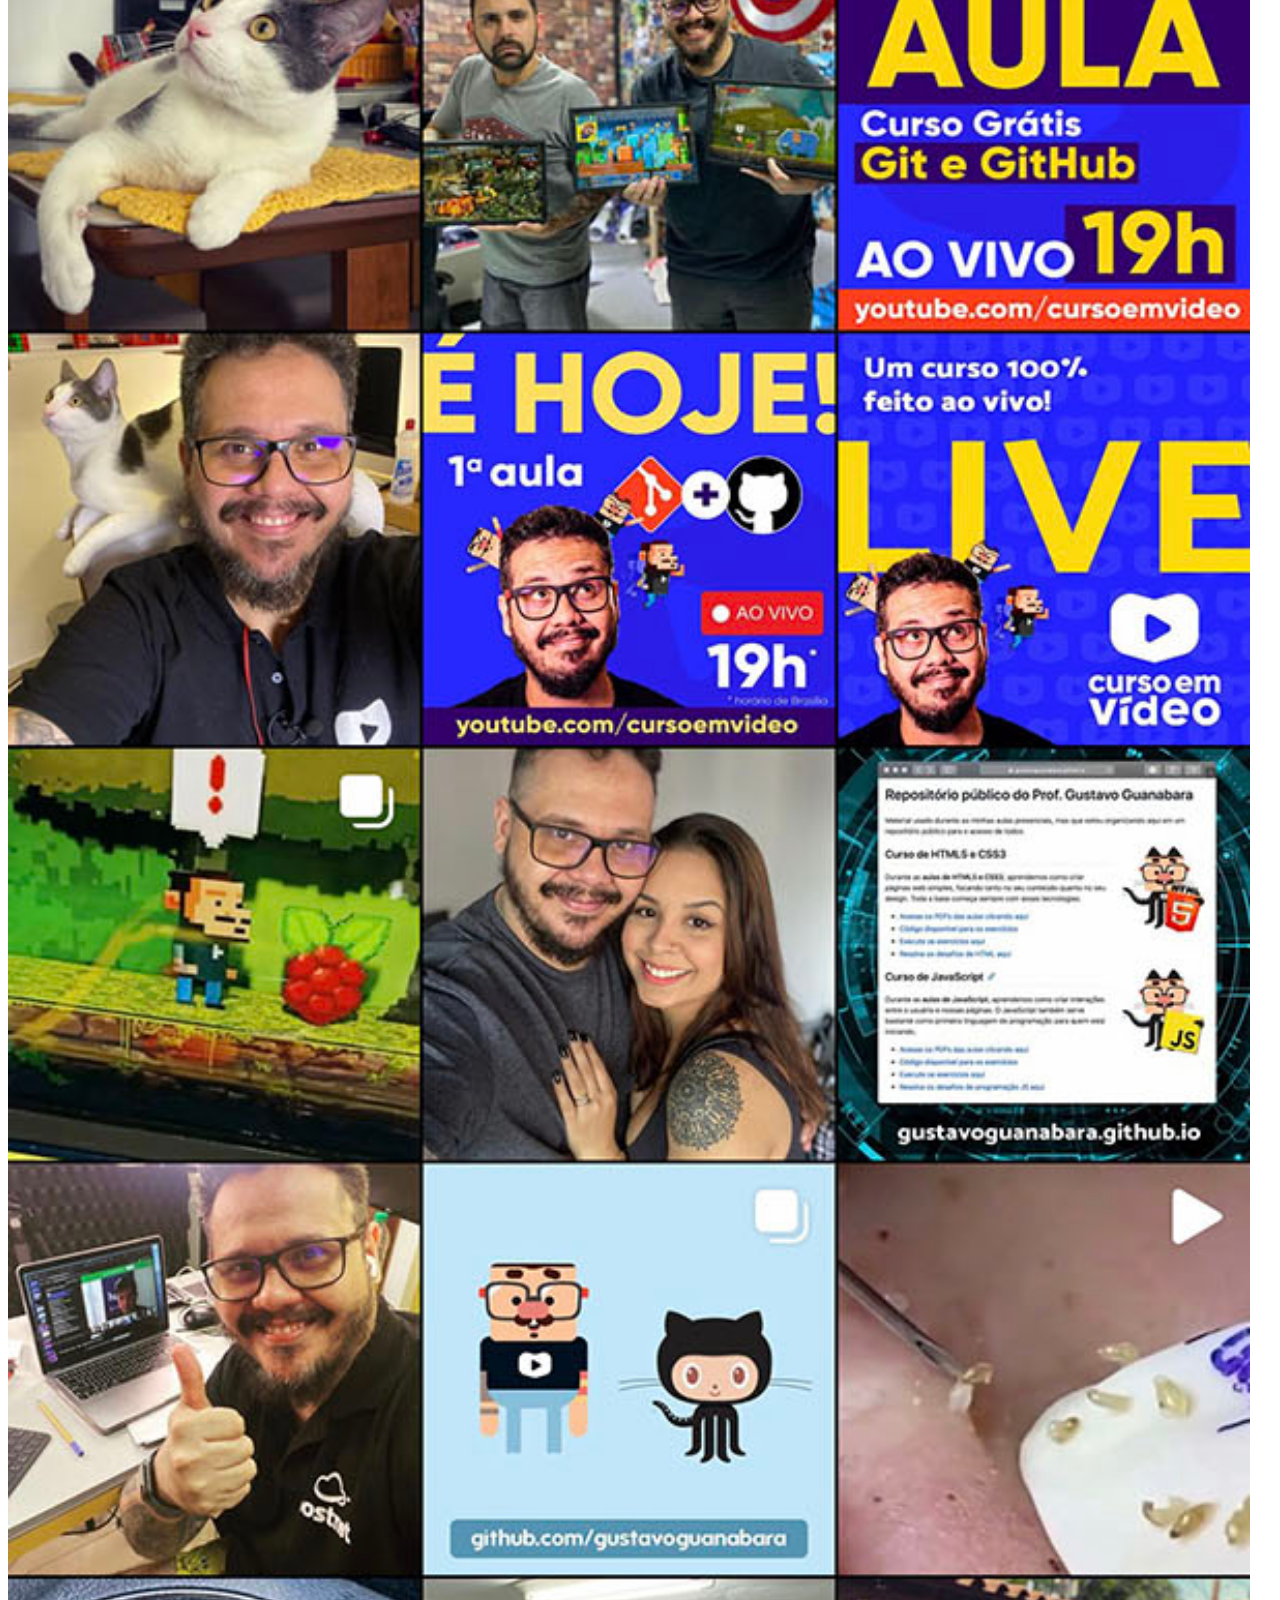
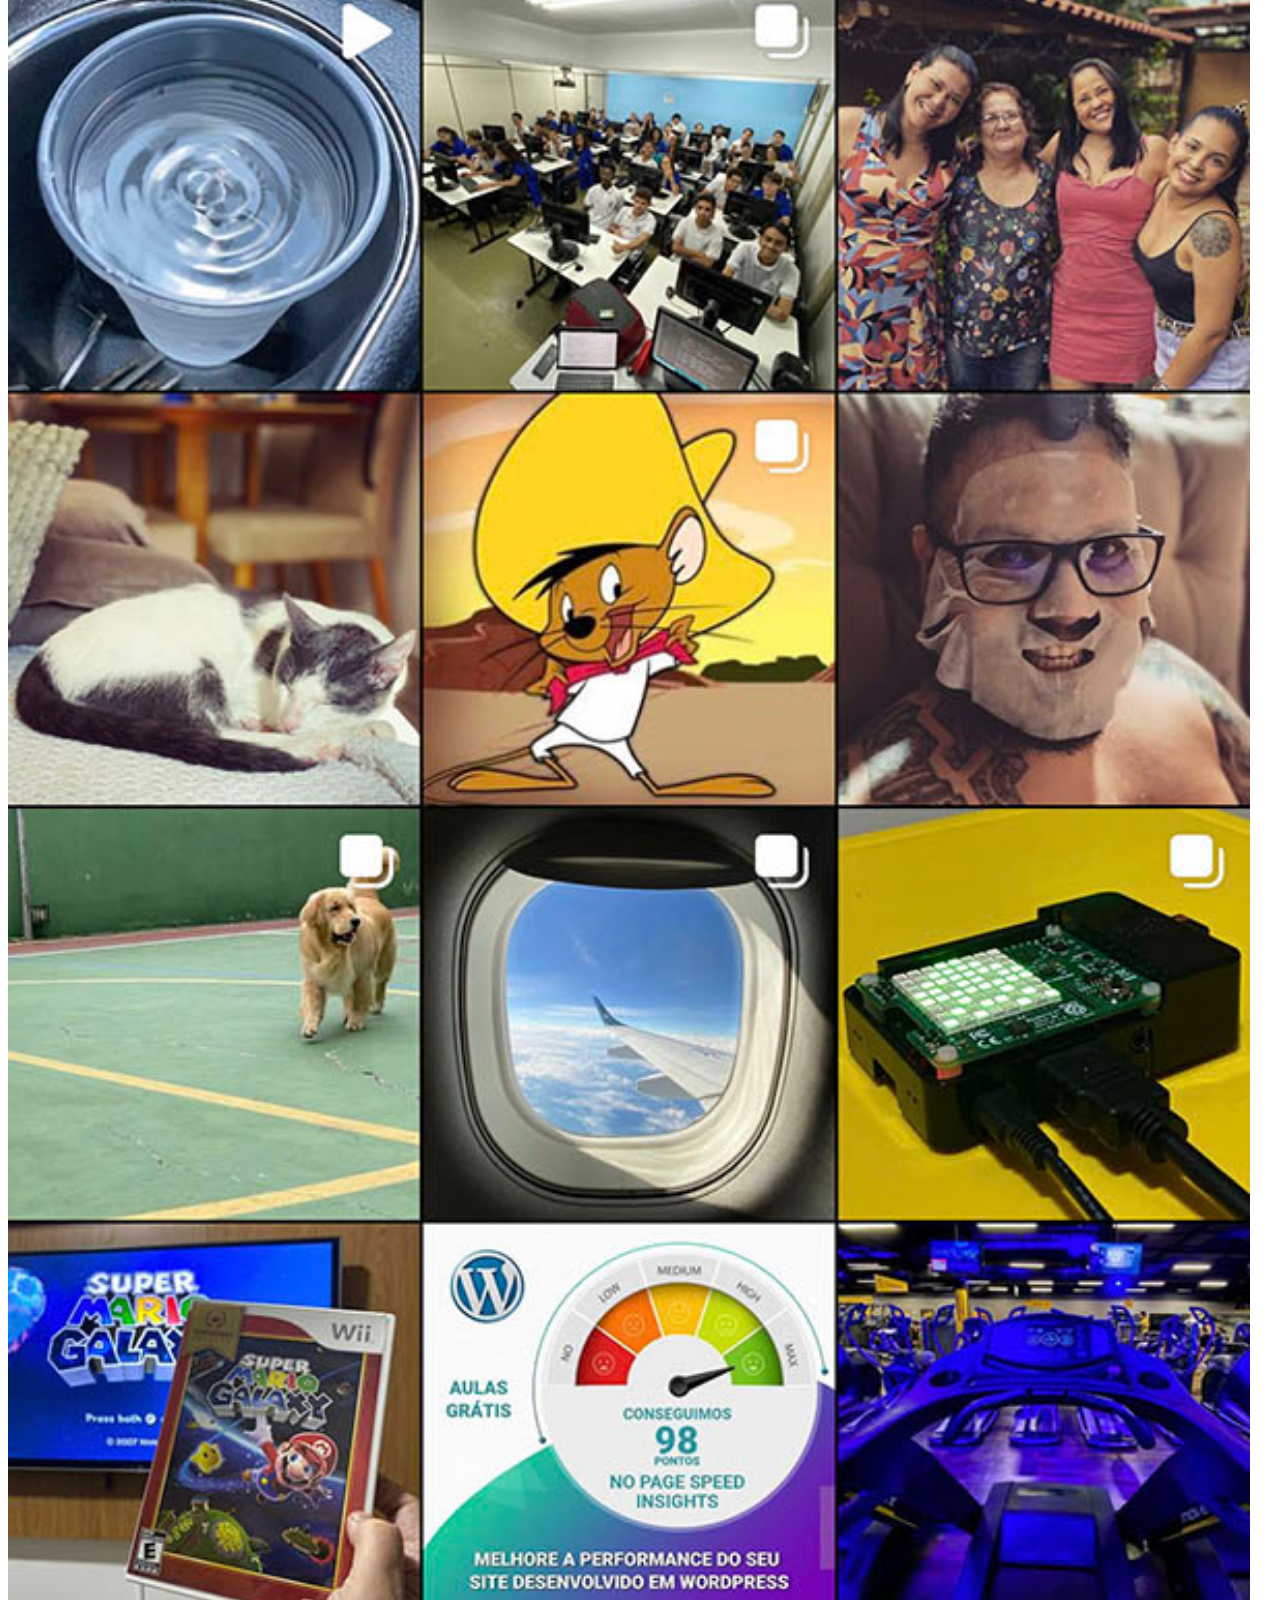
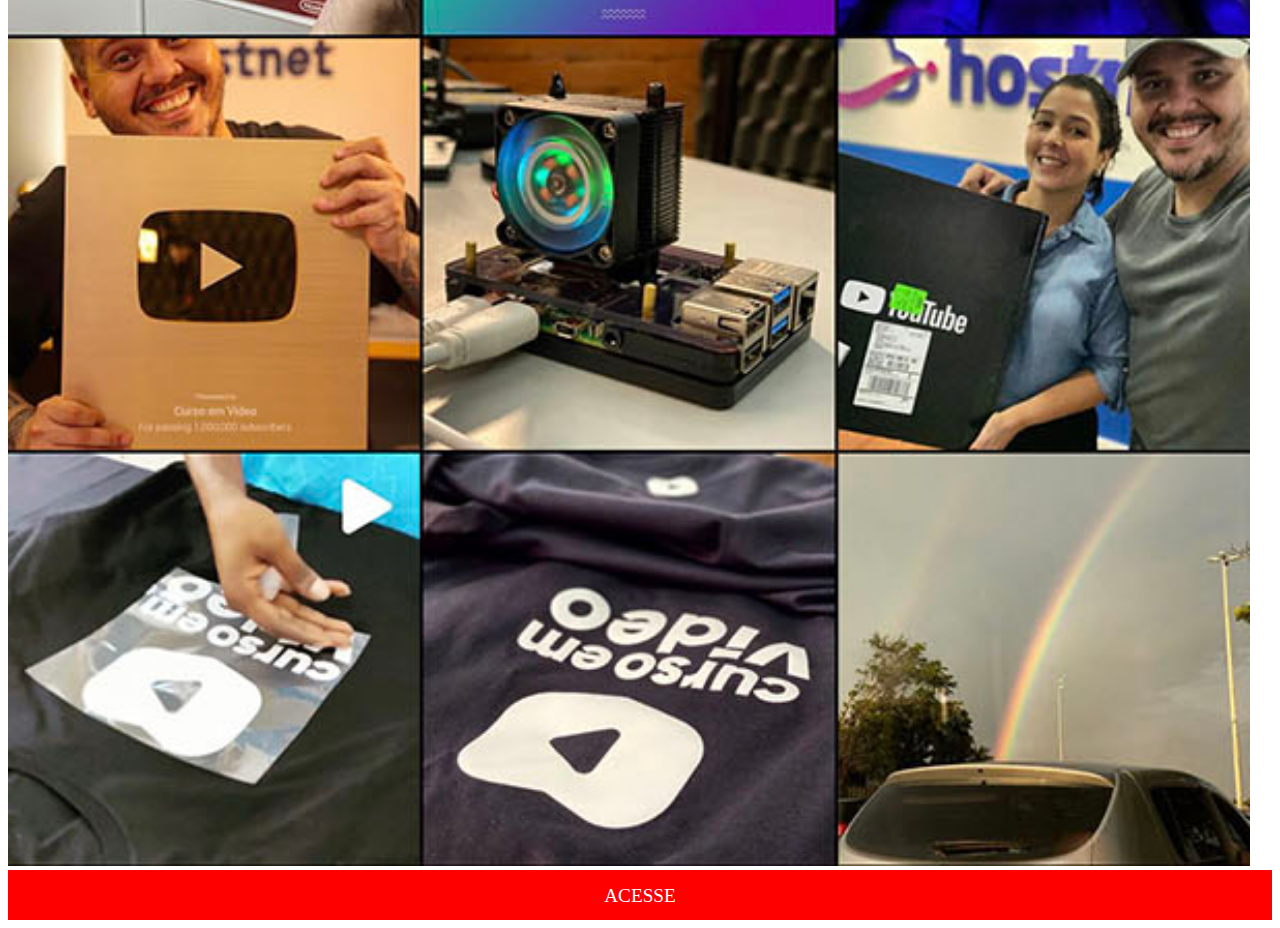
<file: fm-instagram.html>
<!DOCTYPE html>
<html lang="pt-br">
<head>
    <meta charset="UTF-8">
    <meta name="viewport" content="width=device-width, initial-scale=1.0">
    <title>instagram</title>
    <style>
        body::-webkit-scrollbar {
            display: none;
        }

        img {
            width: 97vw;
        }

        footer {
            background-color: red;
            text-align: center;
            
            height: 50px;
        }

        a {
            color: white;
            text-decoration: none;
            font-size: larger;

            display: block;

            padding-top: 15px;
        }
    </style>
</head>
<body>
    <div>
        <img src="/imagens/tela-instagram.jpg" alt="">
    </div>

    <footer>
        <a href="#" target="_blank">ACESSE</a>
    </footer>
</body>
</html>
</file>
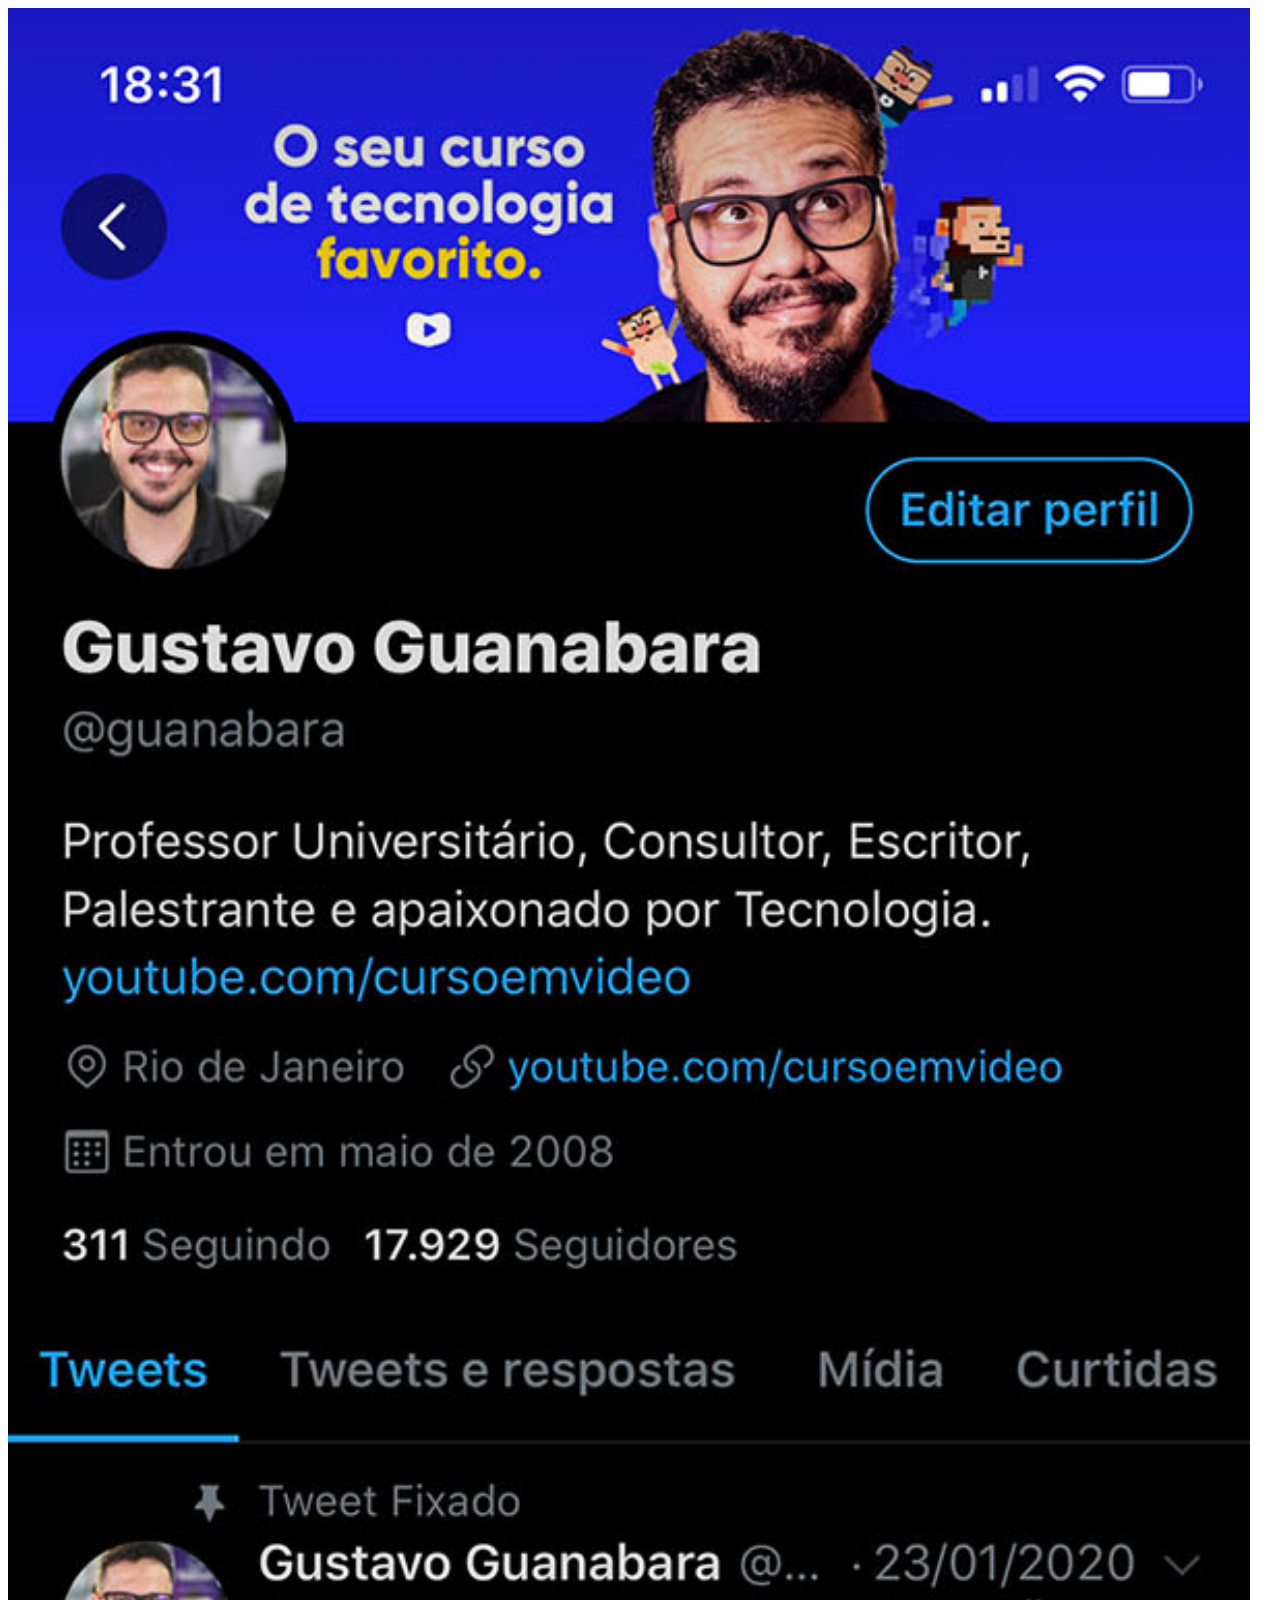
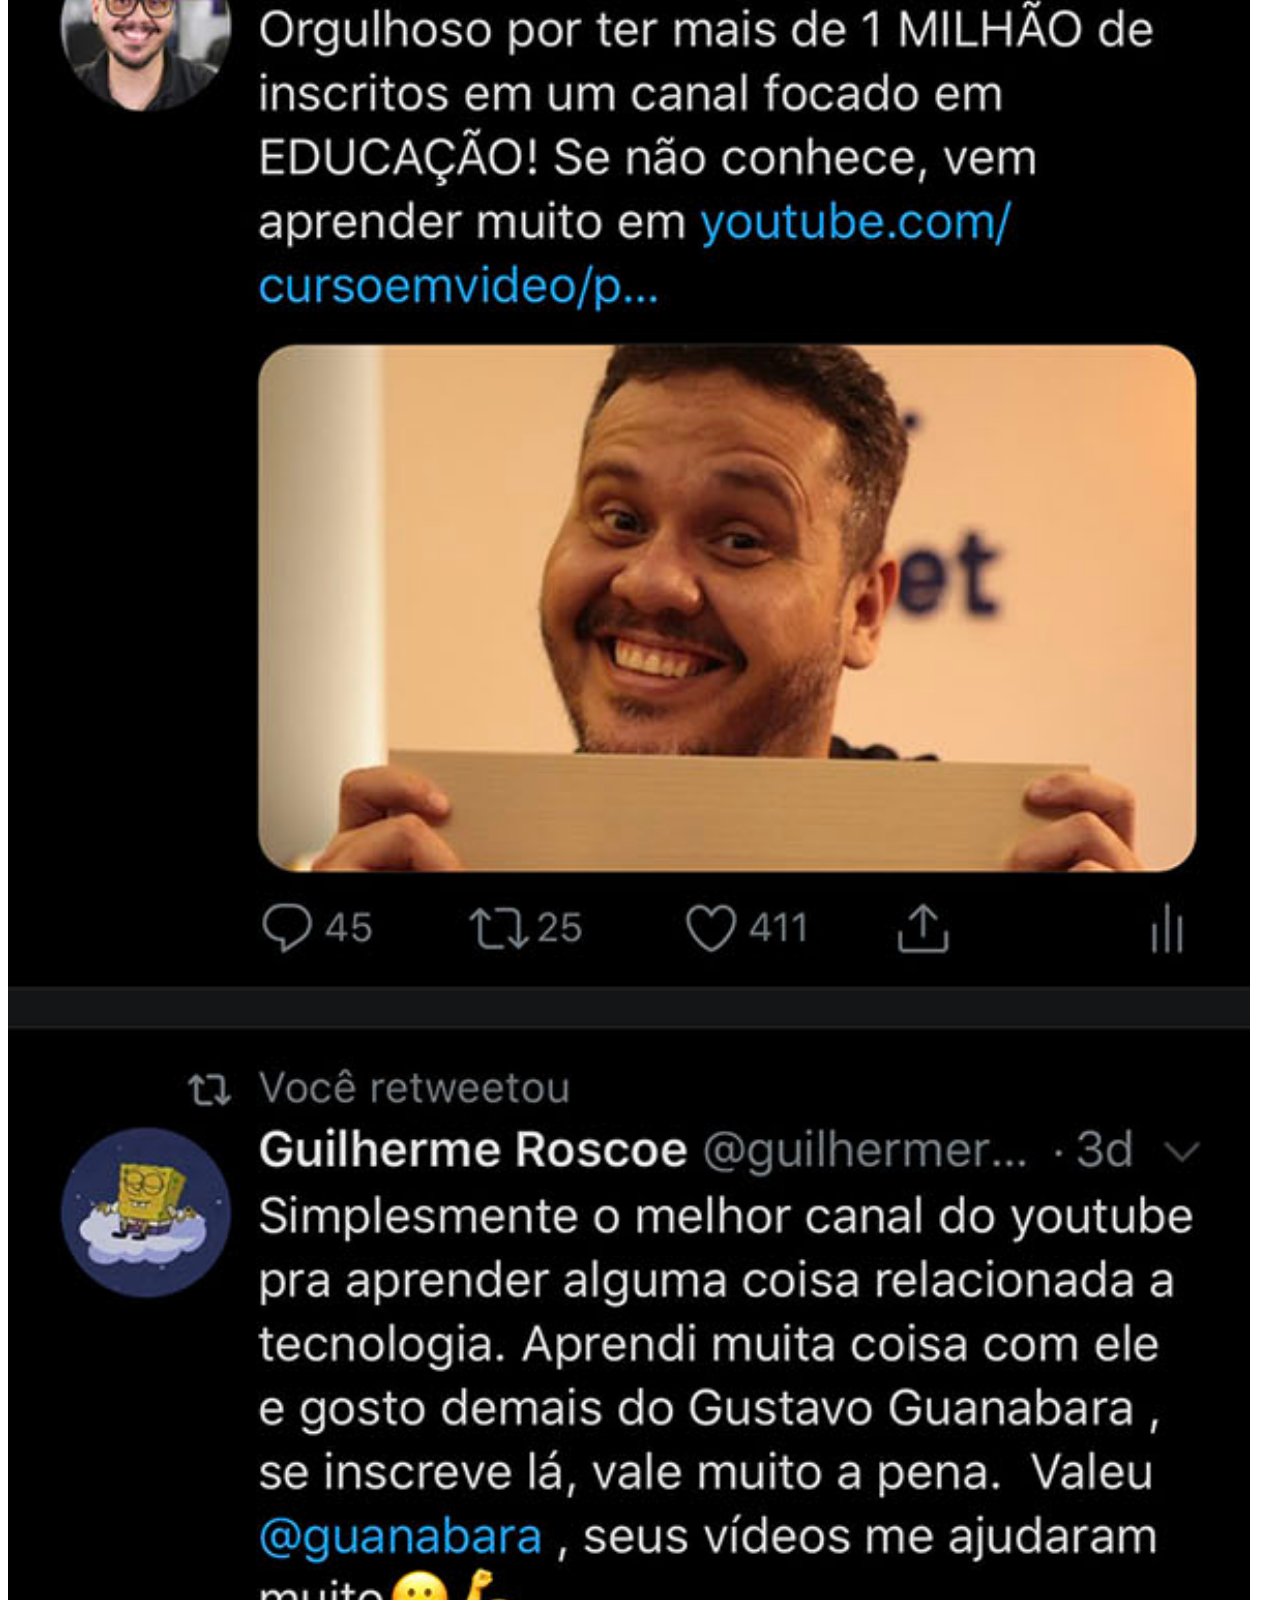
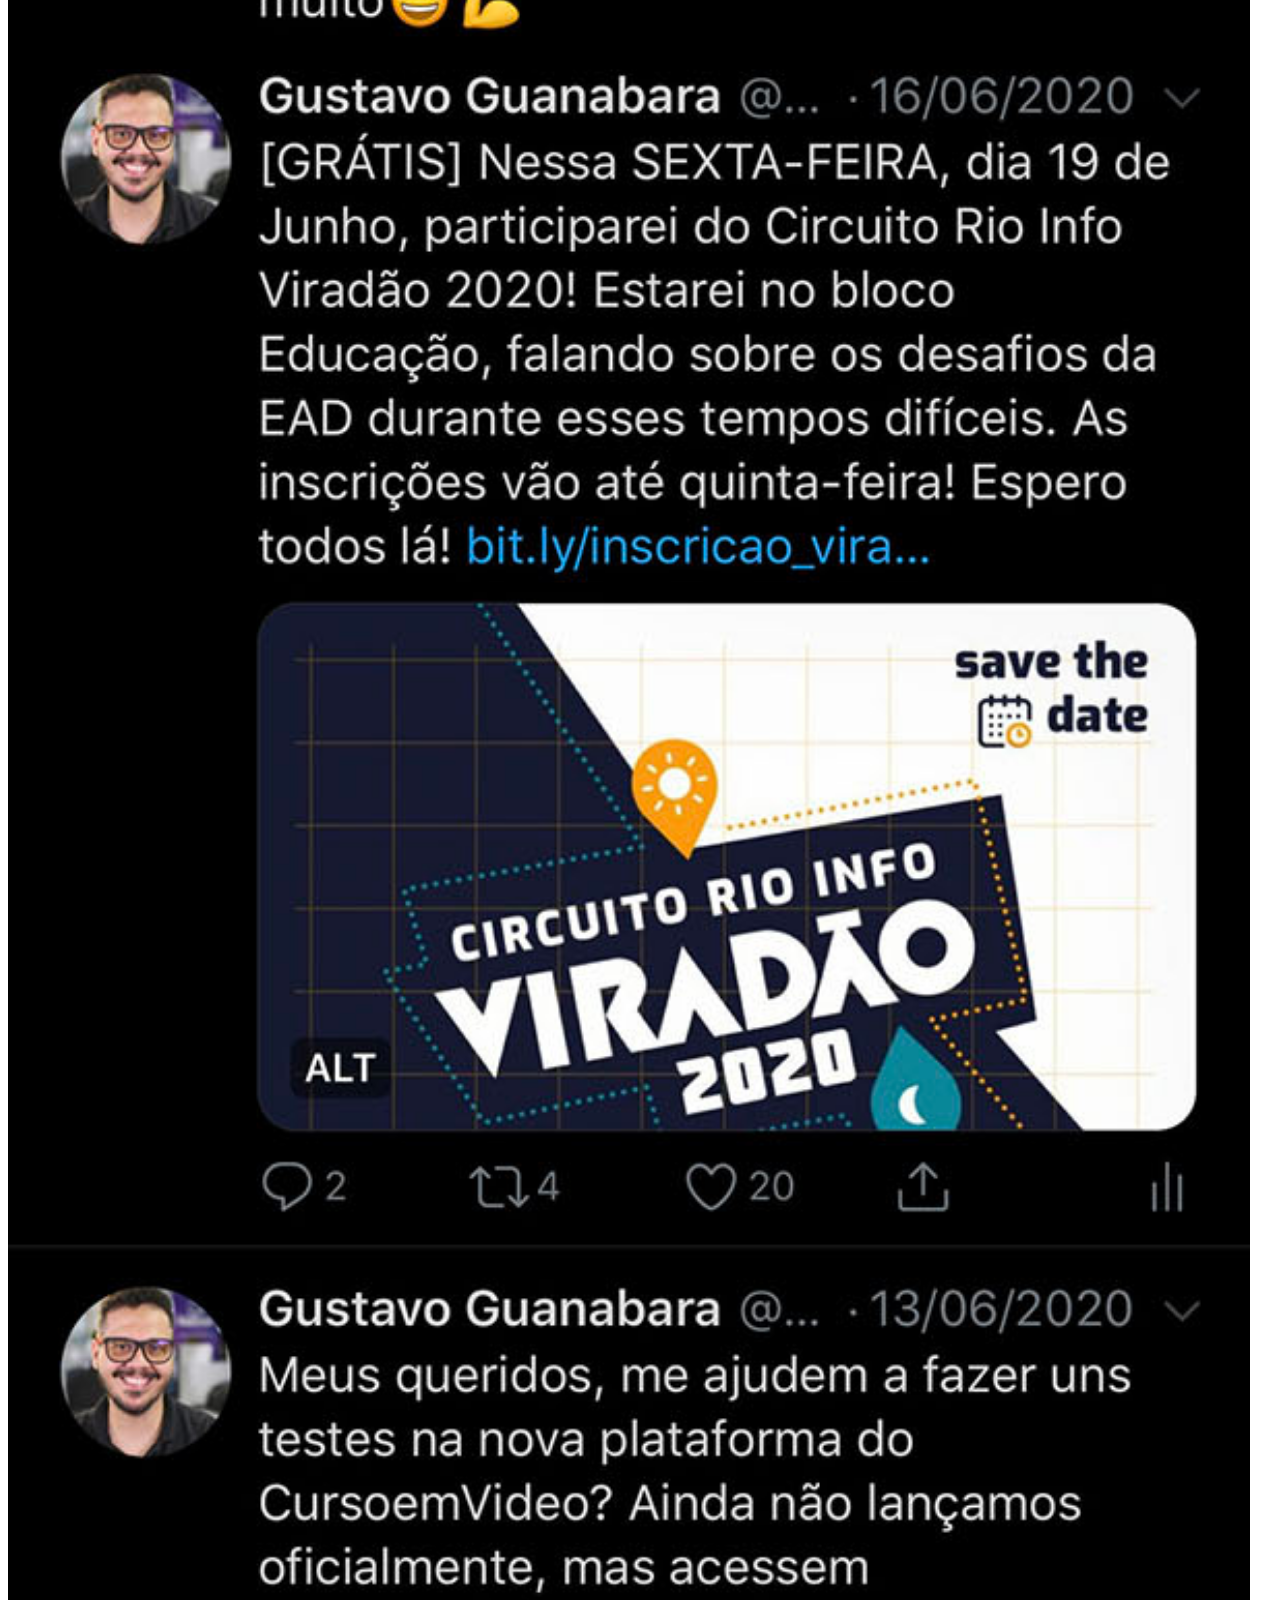
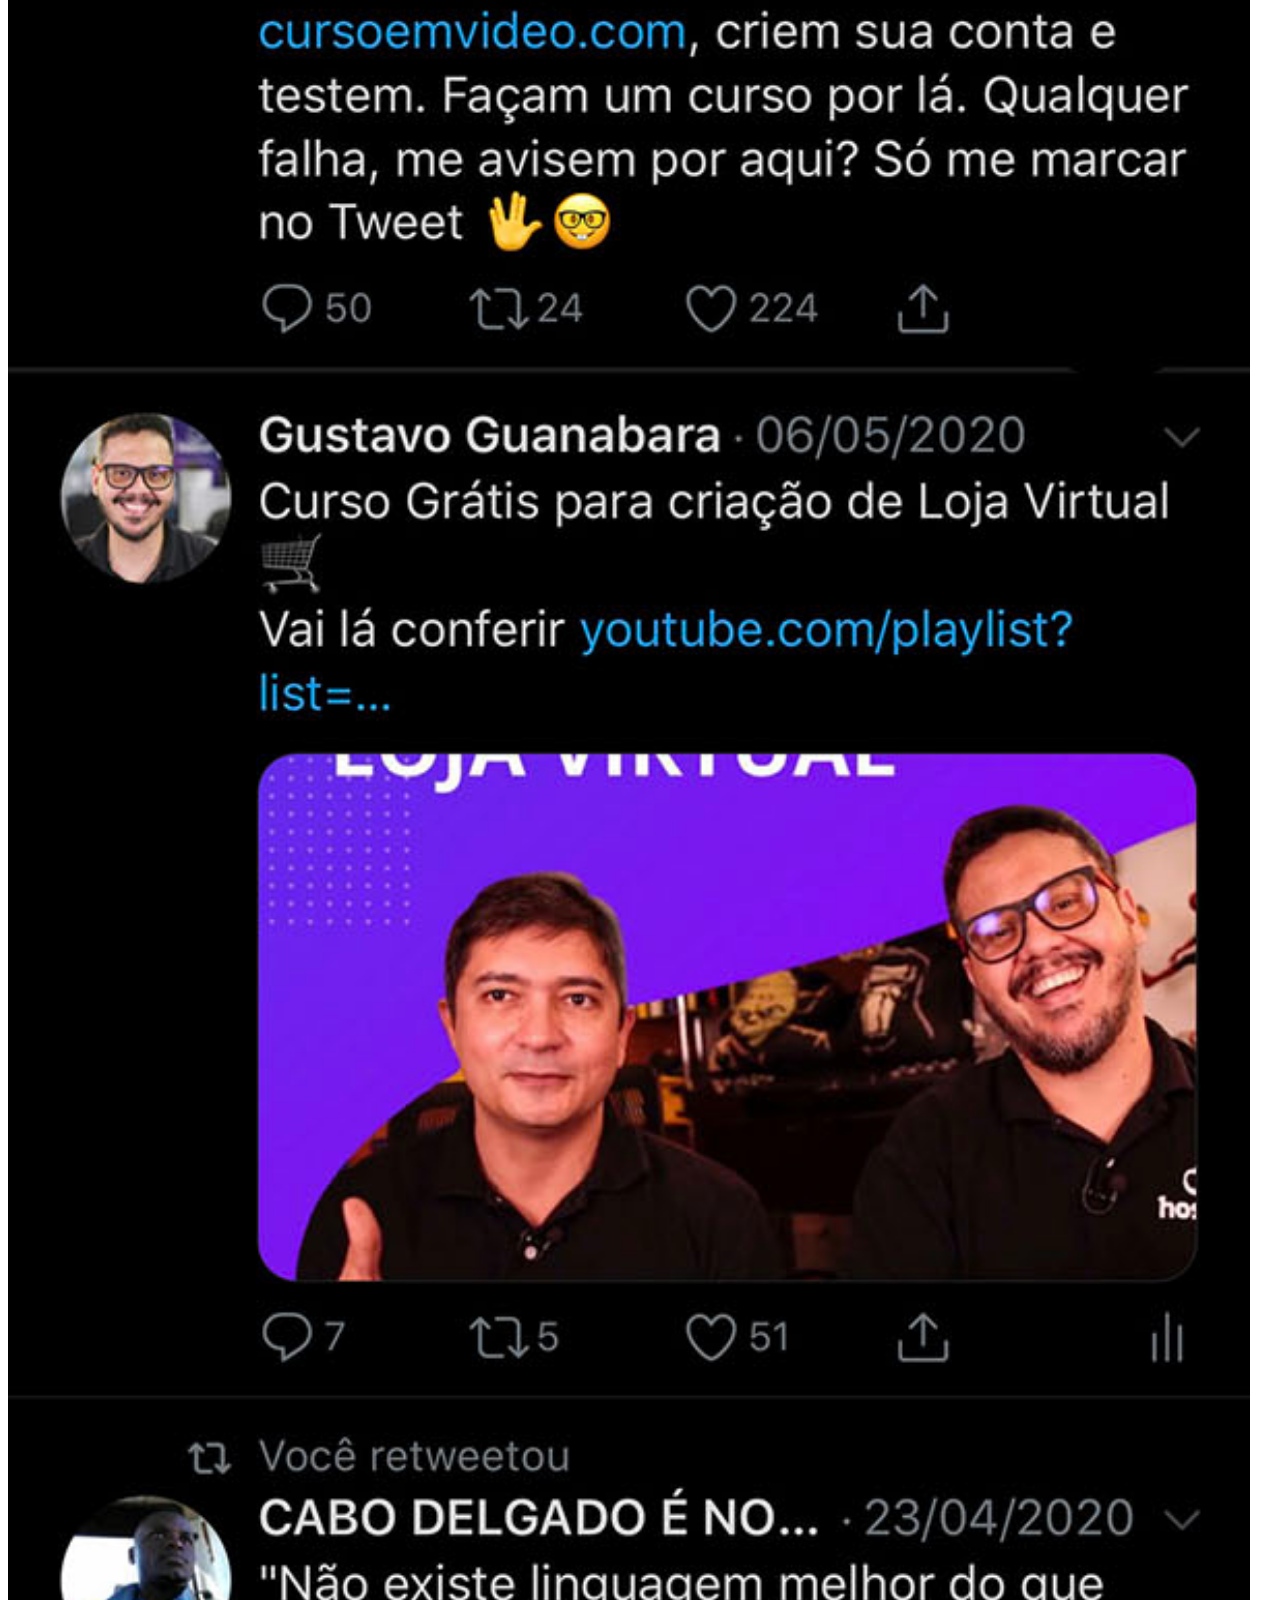
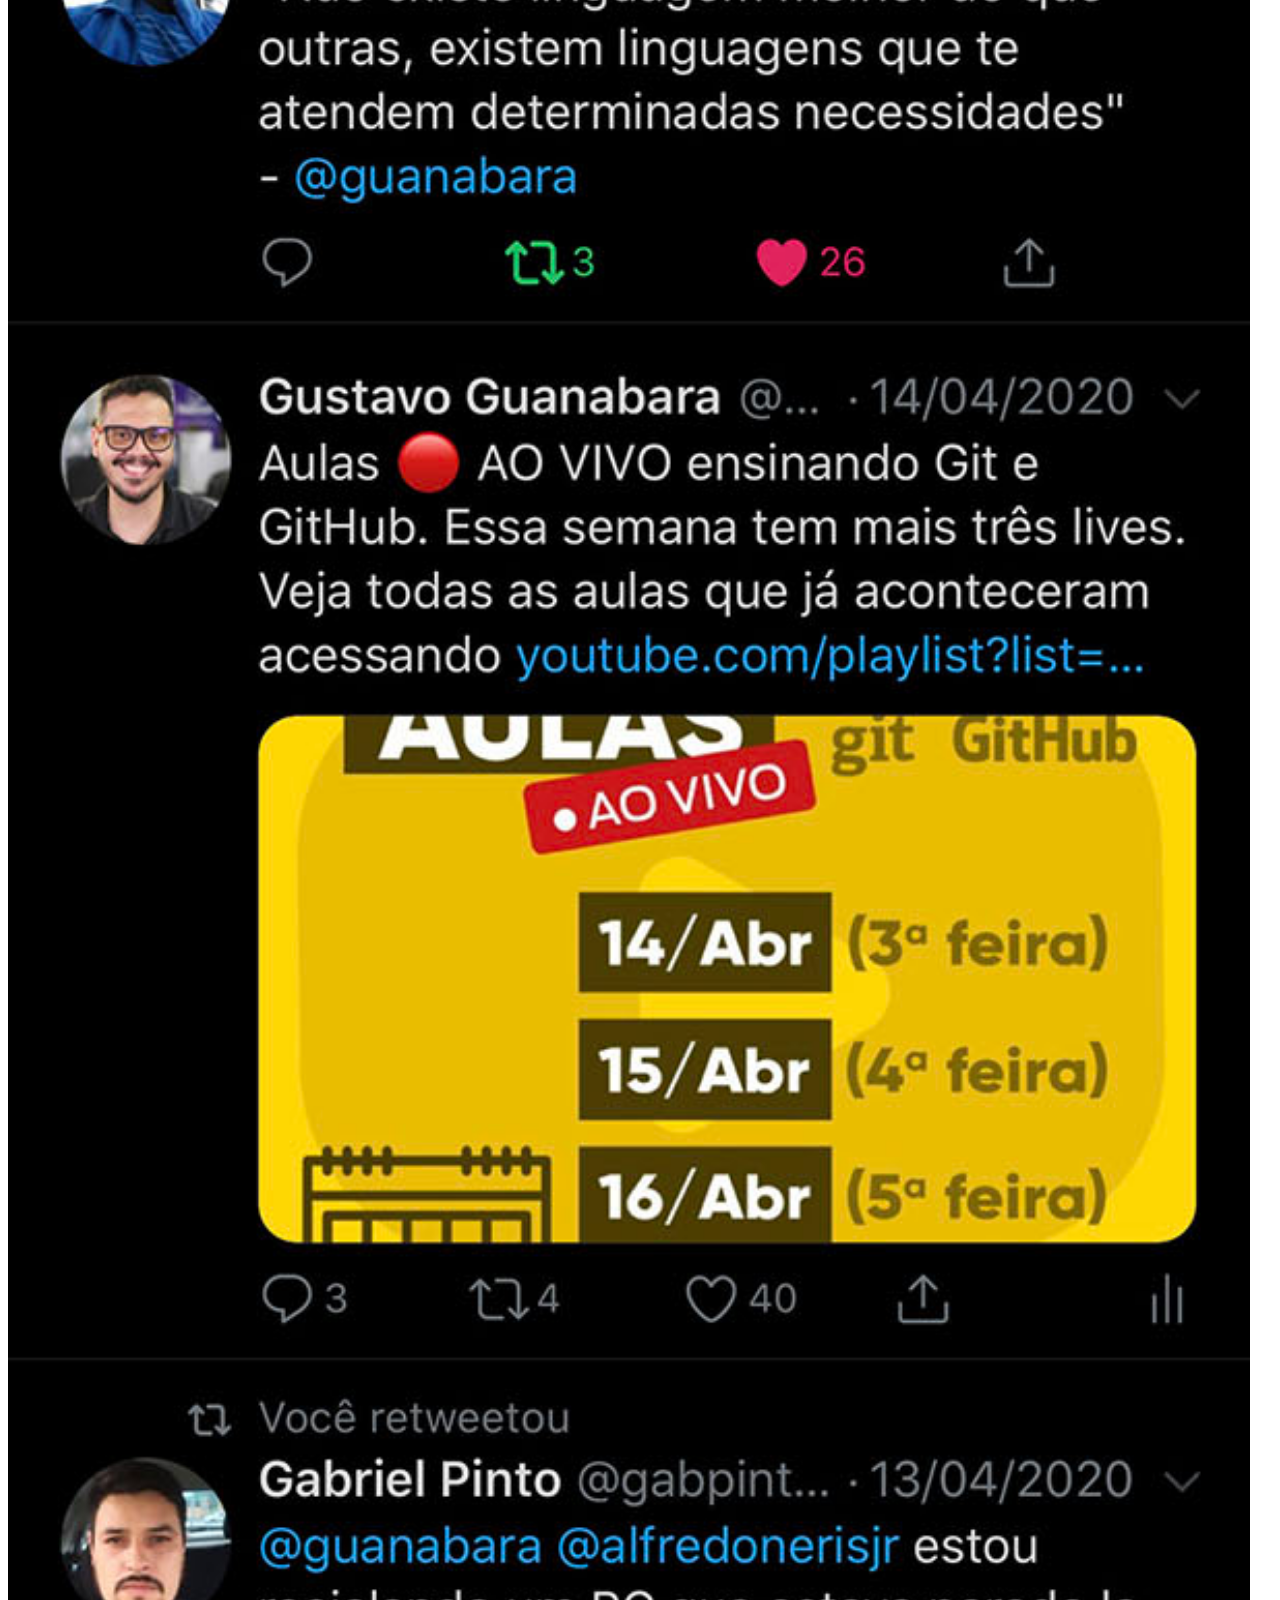
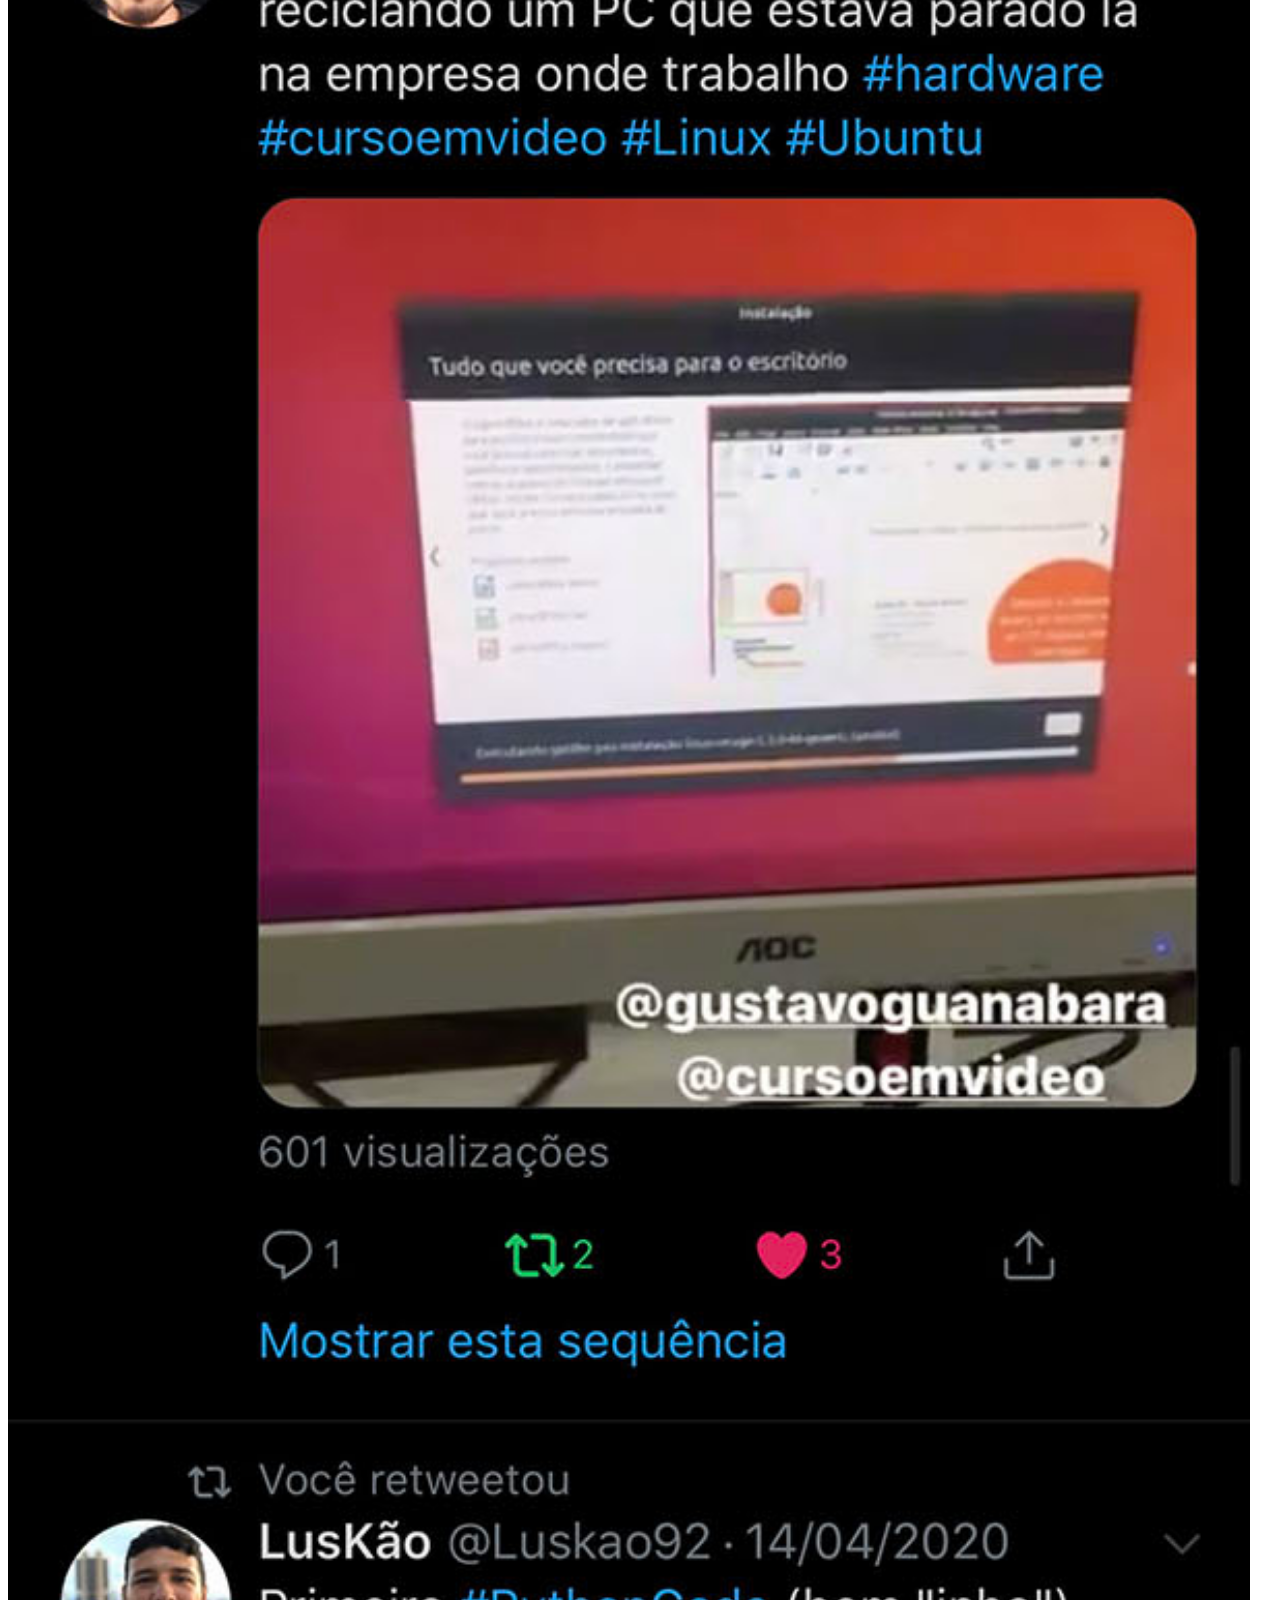
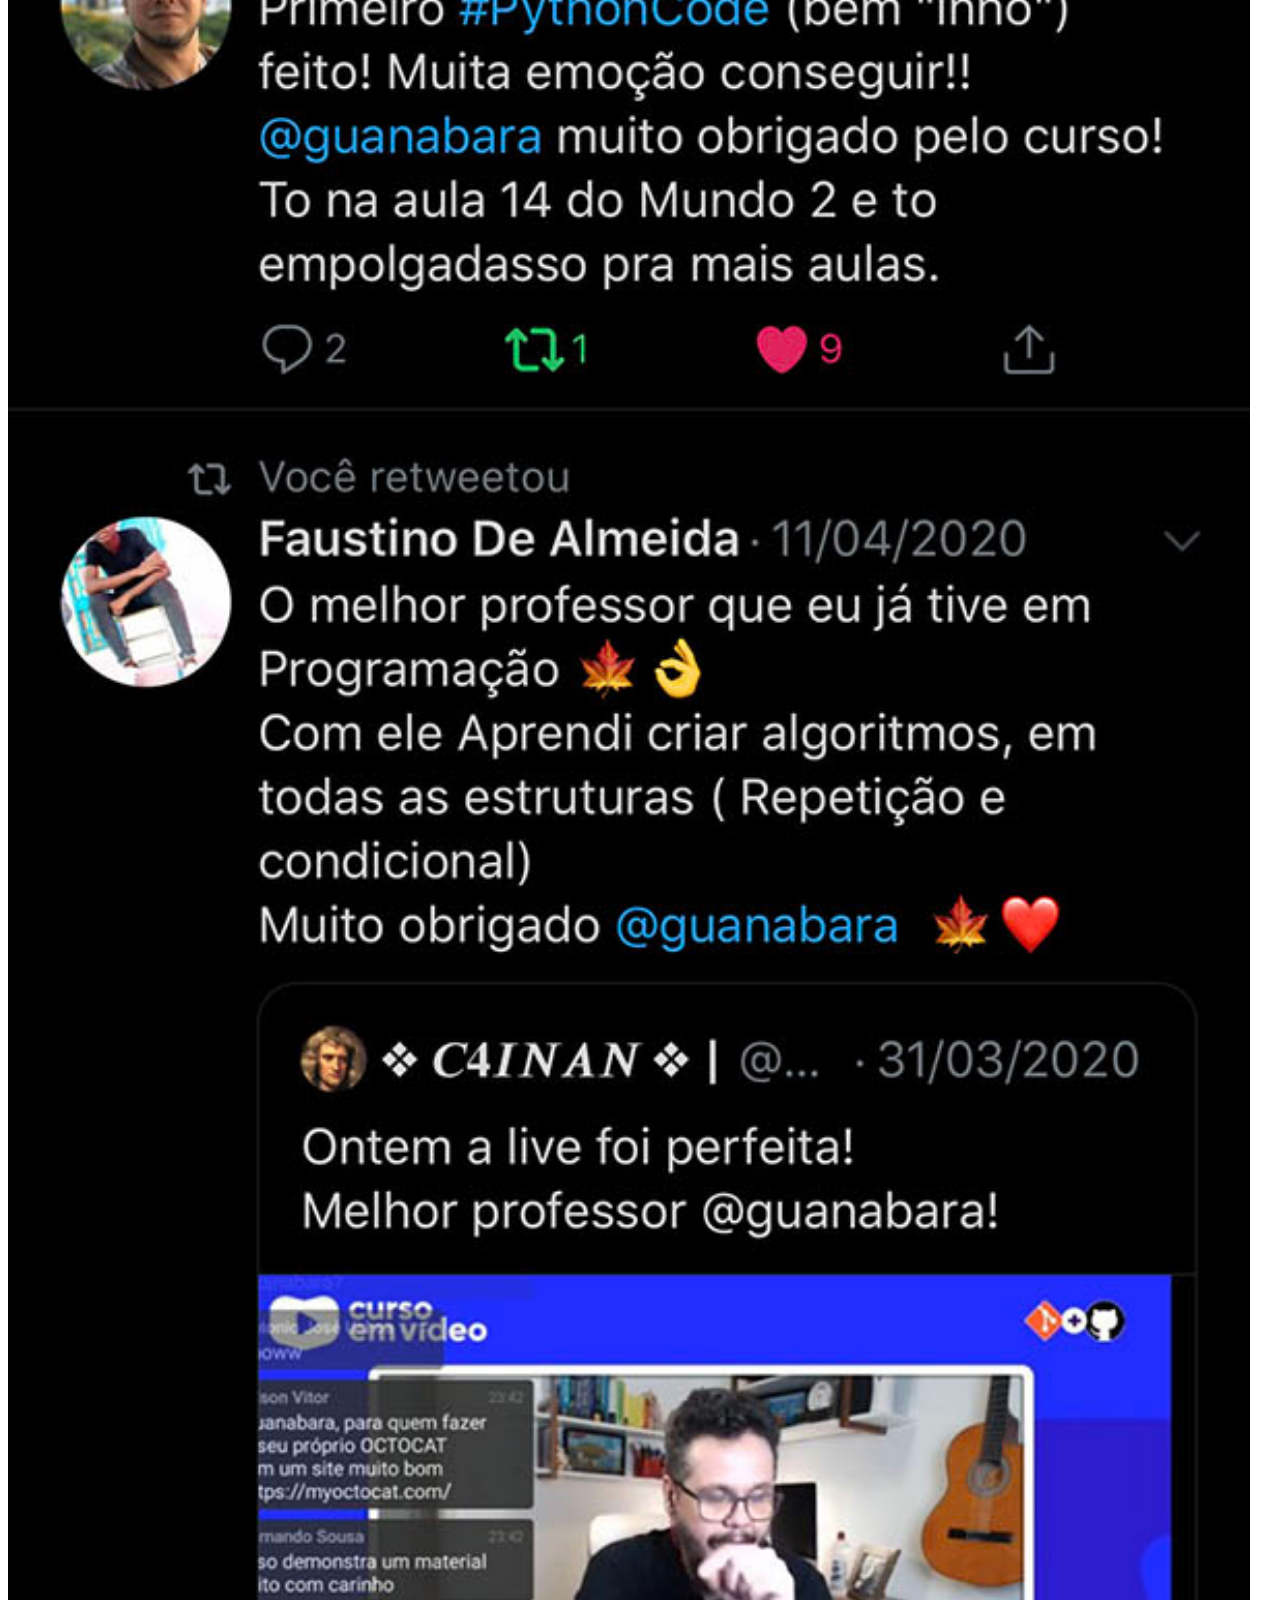
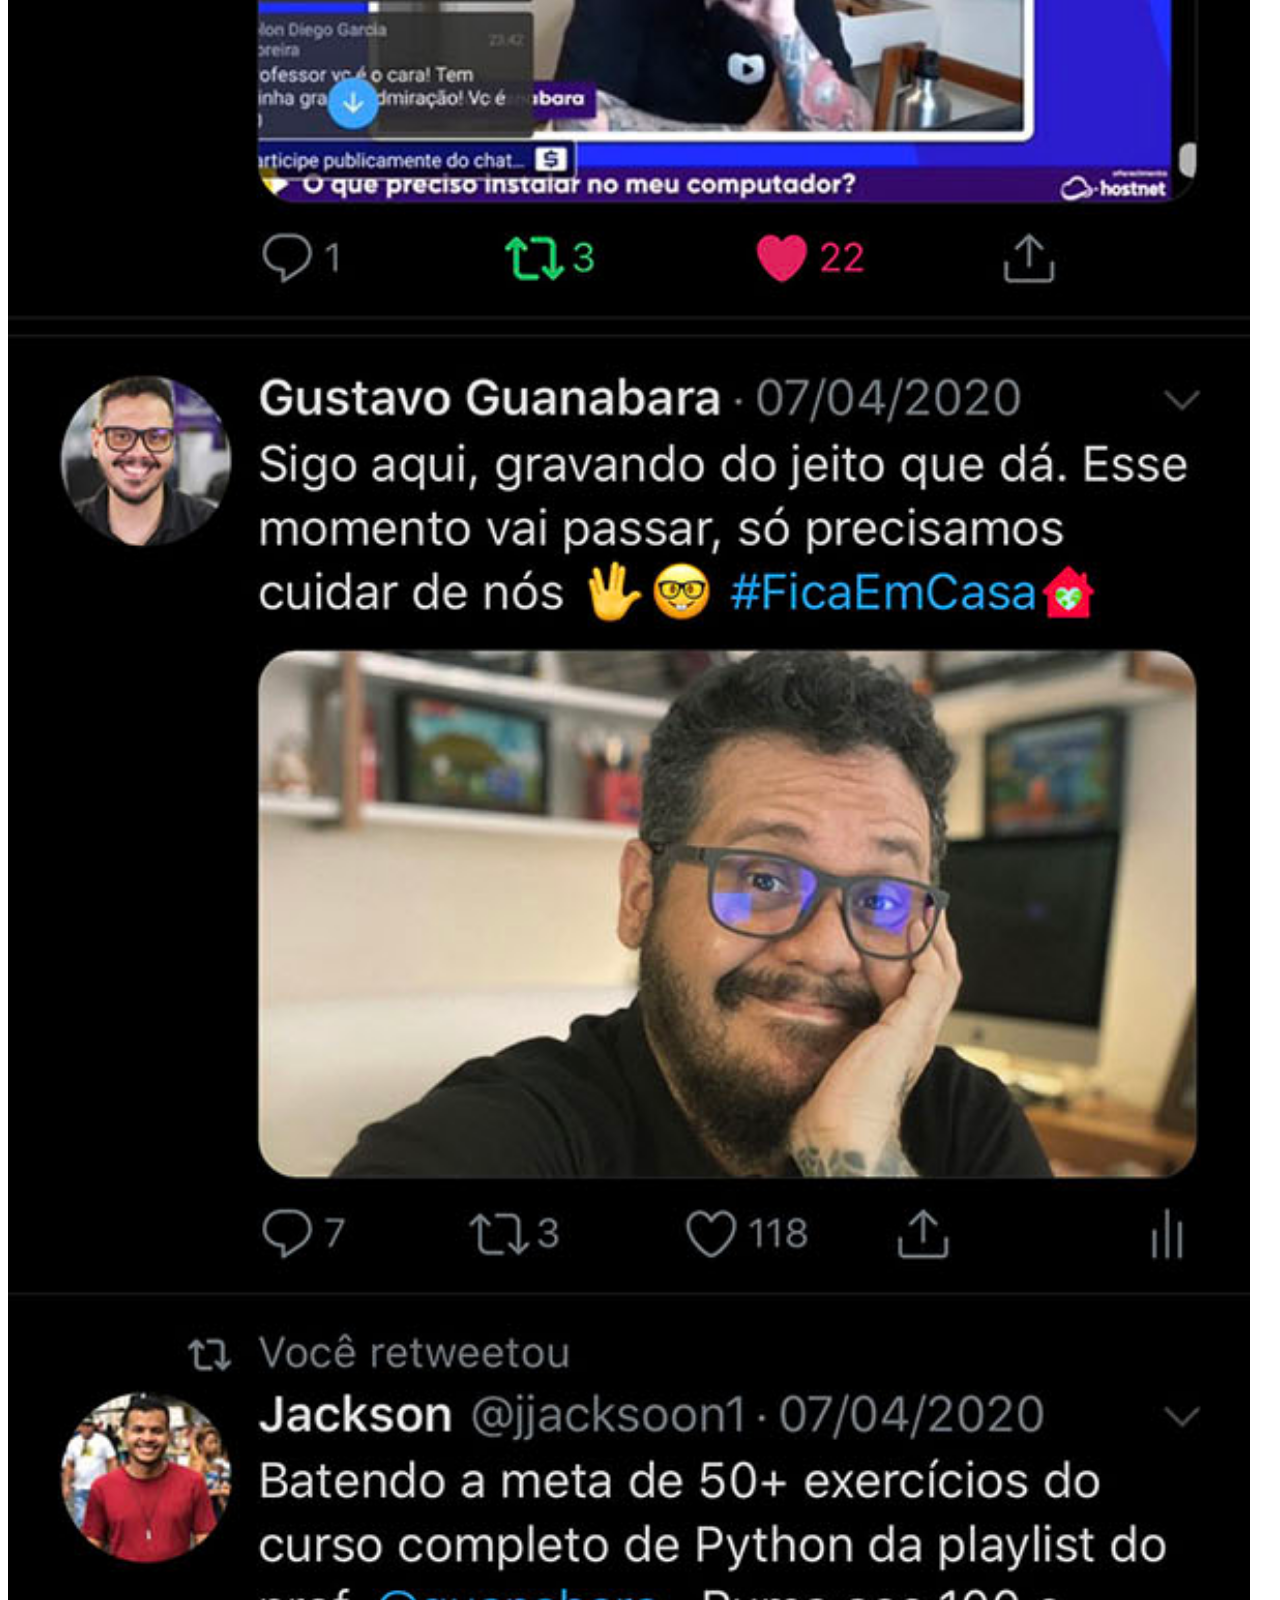
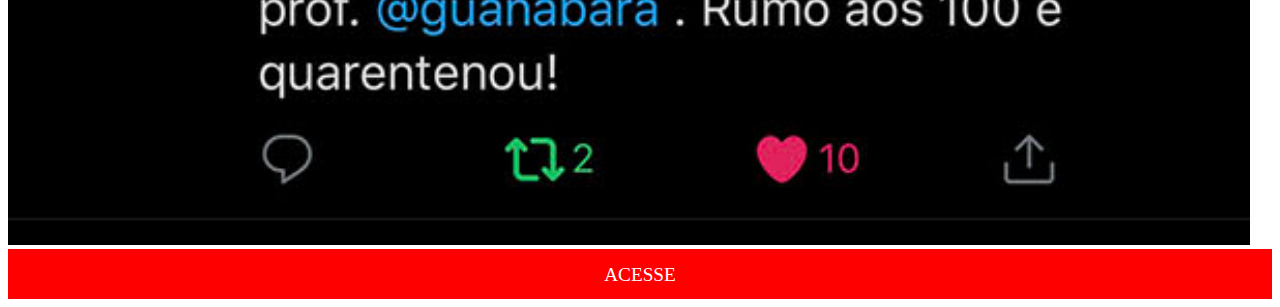
<file: fm-x.html>
<!DOCTYPE html>
<html lang="pt-br">
<head>
    <meta charset="UTF-8">
    <meta name="viewport" content="width=device-width, initial-scale=1.0">
    <title>x</title>
    <style>
        body::-webkit-scrollbar {
            display: none;
        }

        img {
            width: 97vw;
        }

        footer {
            background-color: red;
            text-align: center;
            
            height: 50px;
        }

        a {
            color: white;
            text-decoration: none;
            font-size: larger;

            display: block;

            padding-top: 15px;
        }
    </style>
</head>
<body>
    <div>
        <img src="/imagens/tela-twitter.jpg" alt="">
    </div>
    <footer>
        <a href="#" target="_blank">ACESSE</a>
    </footer>
</body>
</html>
</file>
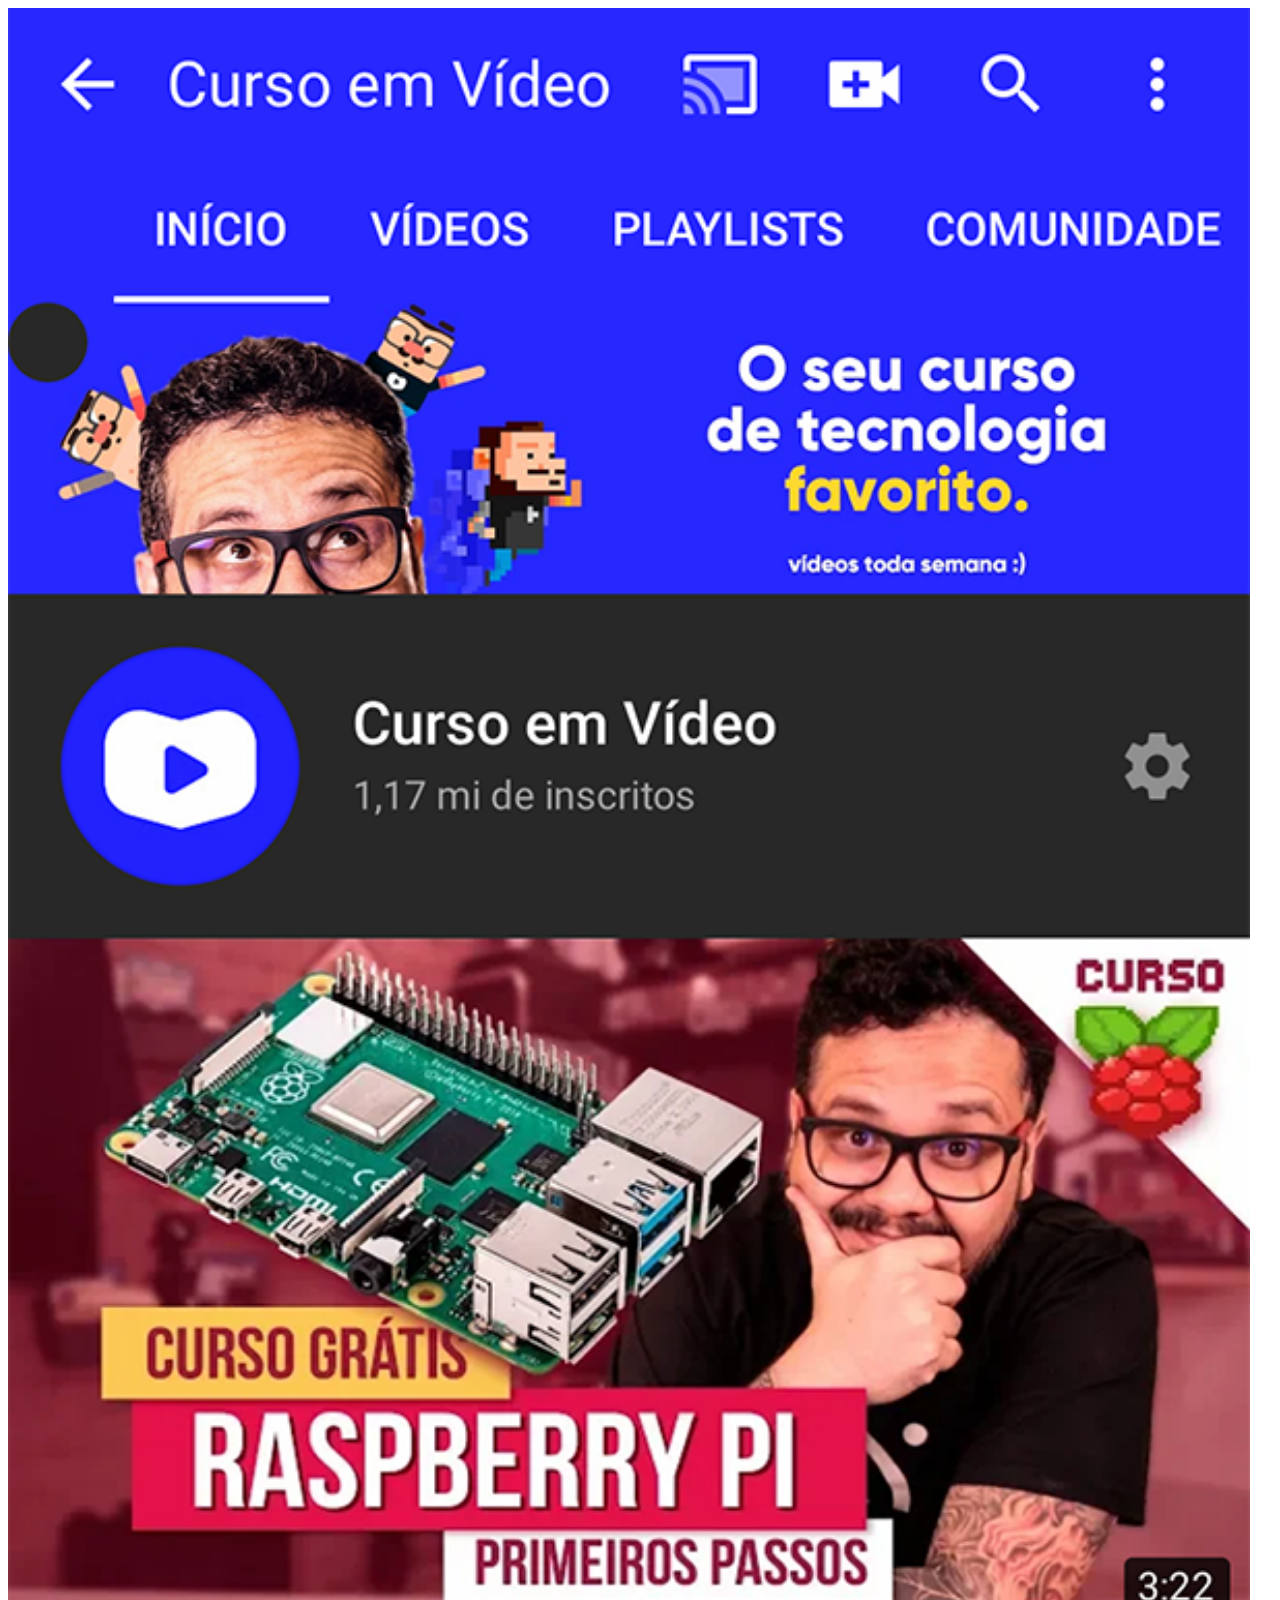
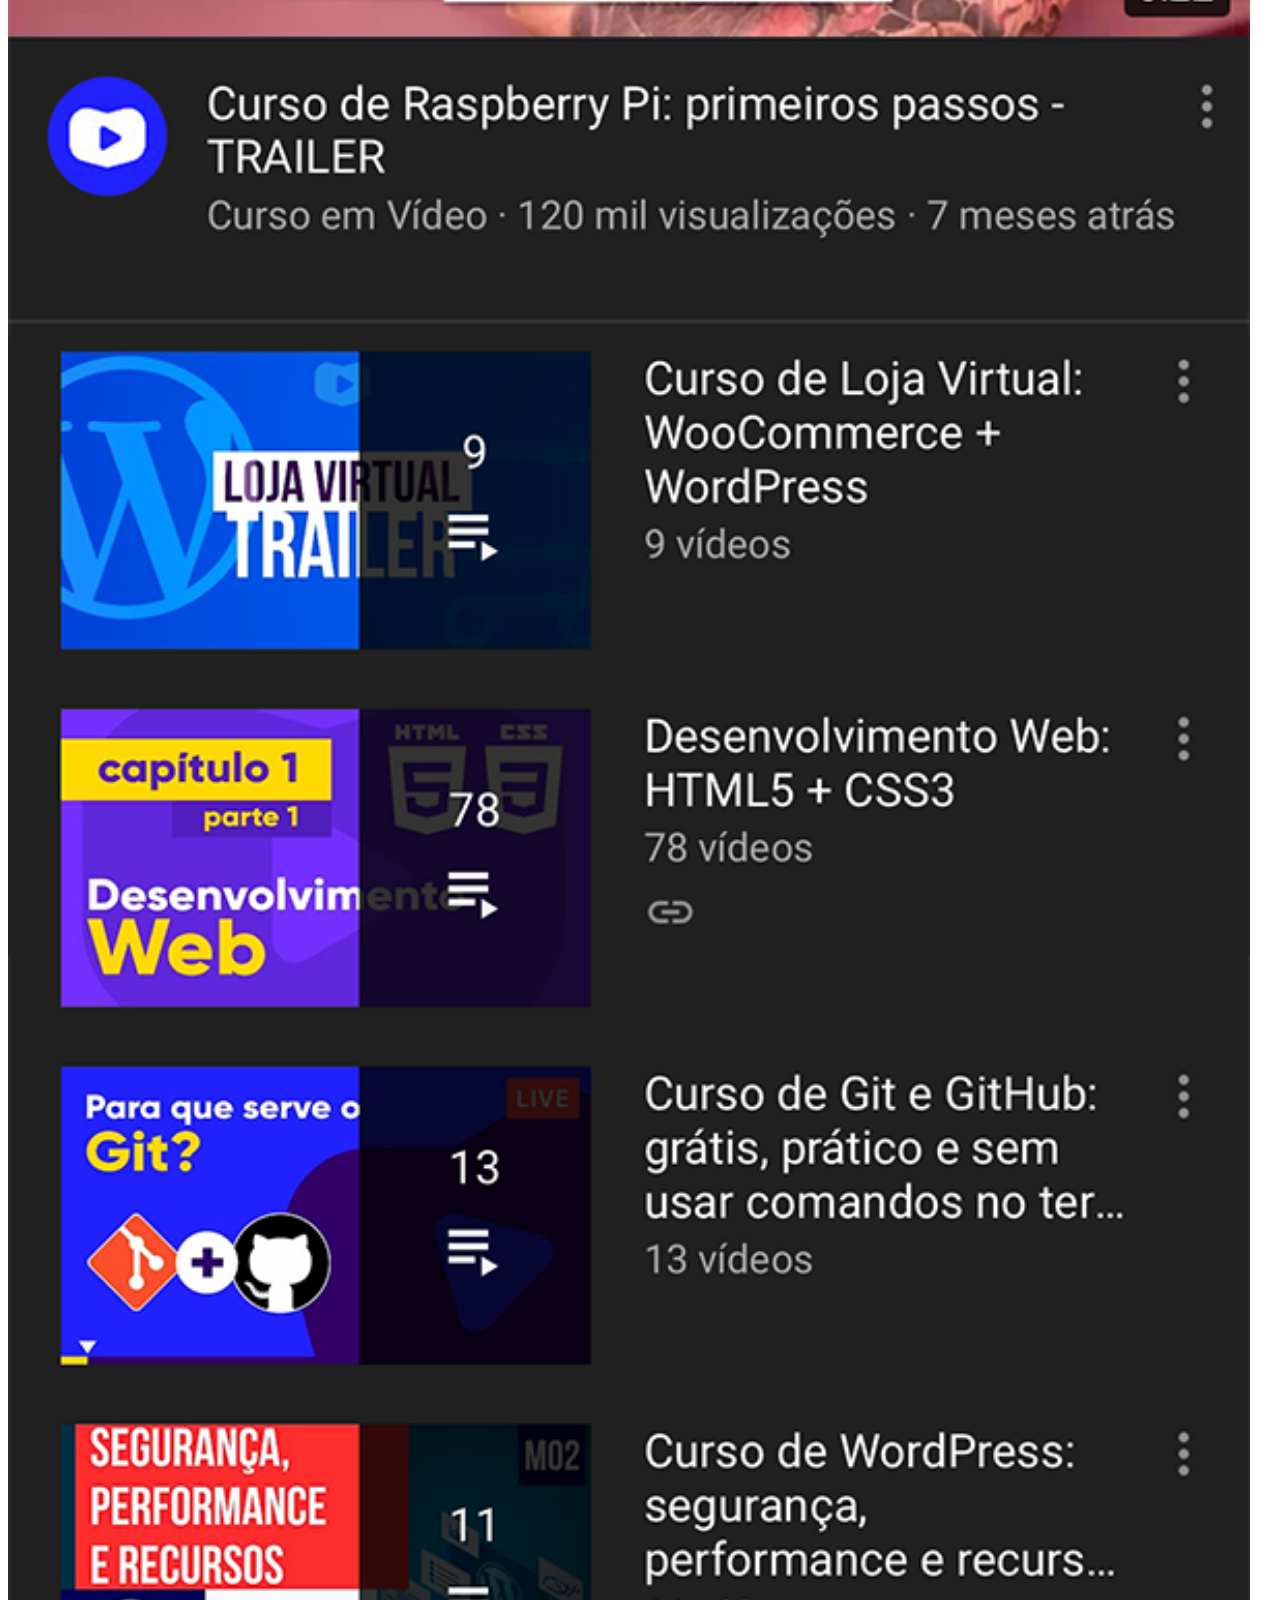
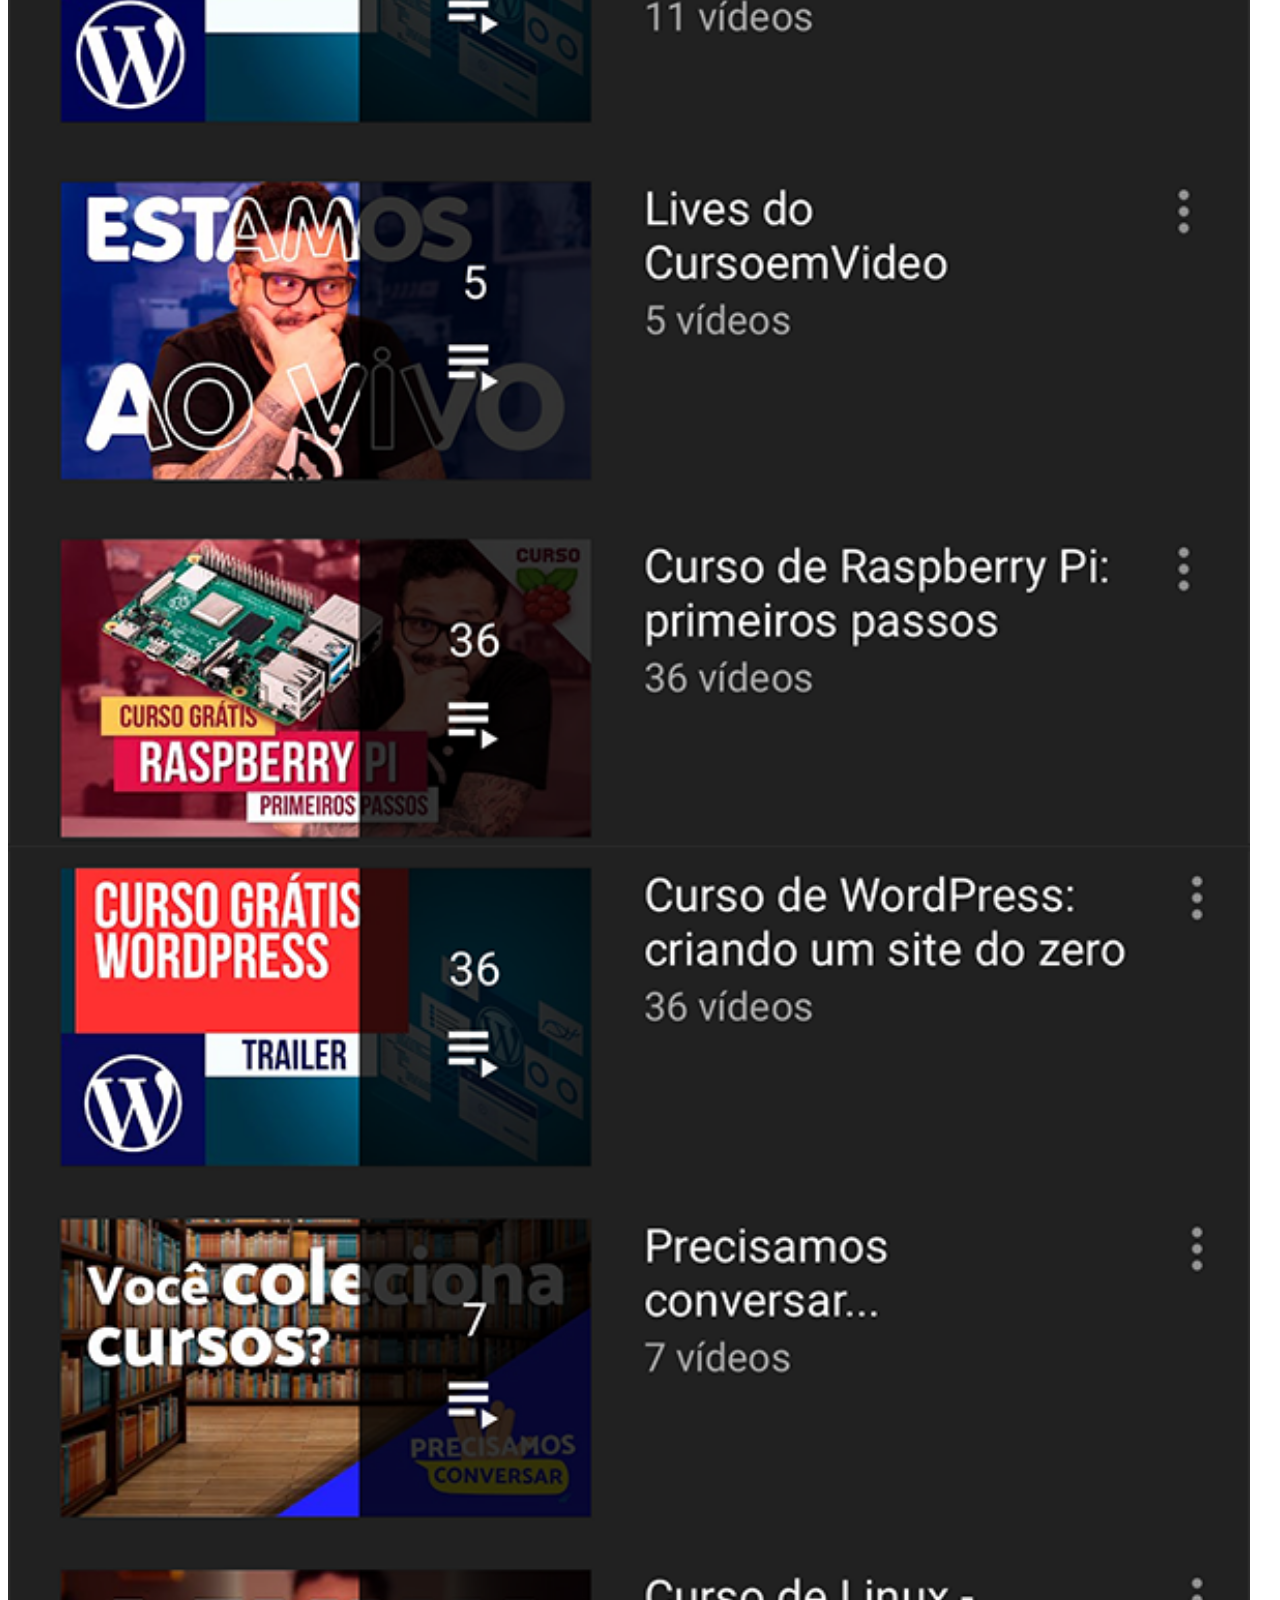
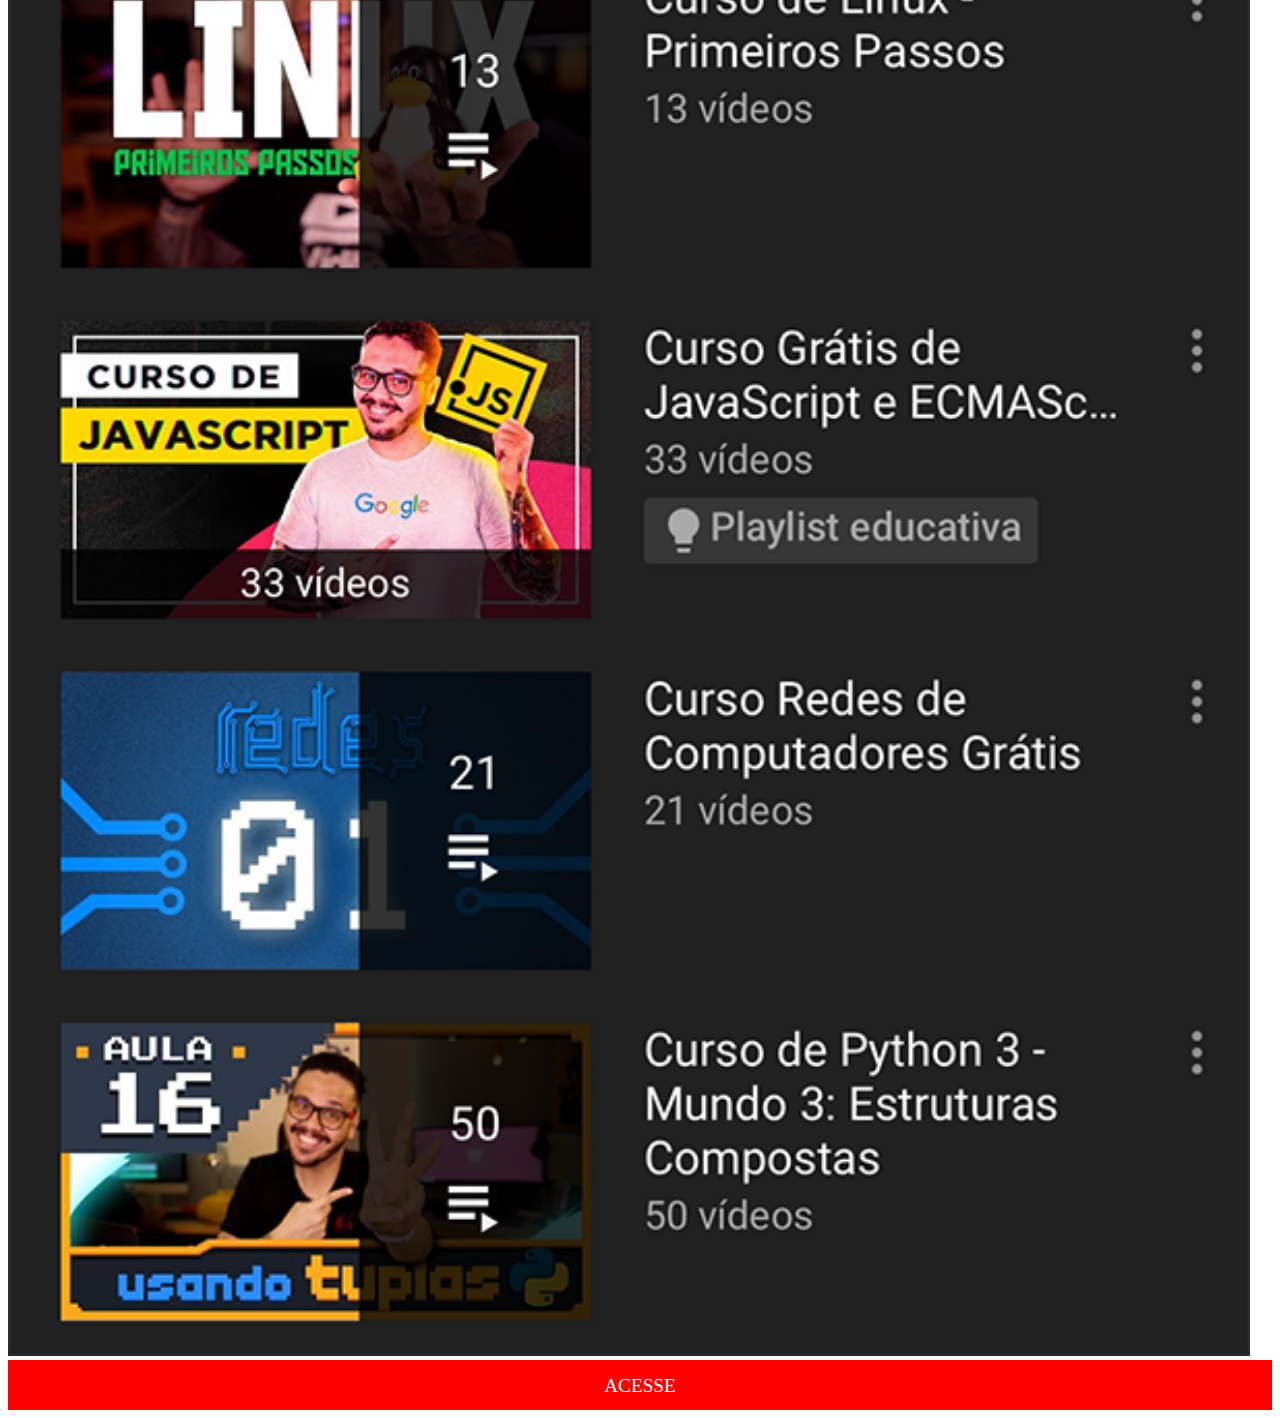
<file: fm-youtube.html>
<!DOCTYPE html>
<html lang="pt-br">
<head>
    <meta charset="UTF-8">
    <meta name="viewport" content="width=device-width, initial-scale=1.0">
    <title>youtube</title>
    <style>
        body::-webkit-scrollbar {
            display: none;
        }

        img {
            width: 97vw;
        }

        footer {
            background-color: red;
            text-align: center;
            
            height: 50px;
        }

        a {
            color: white;
            text-decoration: none;
            font-size: larger;

            display: block;

            padding-top: 15px;
        }
    </style>
</head>
<body>
    <div>
        <img src="/imagens/tela-youtube.png" alt="">
    </div>
    <footer>
        <a href="https://www.youtube.com/" target="_blank">ACESSE</a>
    </footer>
</body>
</html>
</file>
<file: style.css>
@charset "UTP-8";

* {
    margin: 0px;
    padding: 0px;
}

body {
    background-image: url(imagens/fundo-madeira.jpg);
    background-repeat: no-repeat;

    background-size: cover;

    height: 100vh;
    width: 100vw;
}

div.frame {
    background-image: url(imagens/frame-iphone.png);
    background-repeat: no-repeat;

    position: absolute;
    top: 50%;
    left: 50%;
    transform: translate(-50%, -50%);

    height: 624px;
    width: 308px;
}

iframe {
    border-radius: 3px;

    padding-right: 5px;

    height: 481px;
    width: 278px;

    position: absolute;
    top: 50%;
    left: 50%;
    transform: translate(-50%, -50%);
}


ul {
    list-style-type: none;

    position: absolute;
    right: 0px;
}

li {
    padding: 9px;
}

img {
    height: 70px;
    width: 70px;

    border-radius: 100px;

    border: 1px solid rgba(0, 0, 0, 0.281);
}

img:hover {
    border: 1px solid gray;
    height: 80px;
    width: 80px;
   }
</file>
